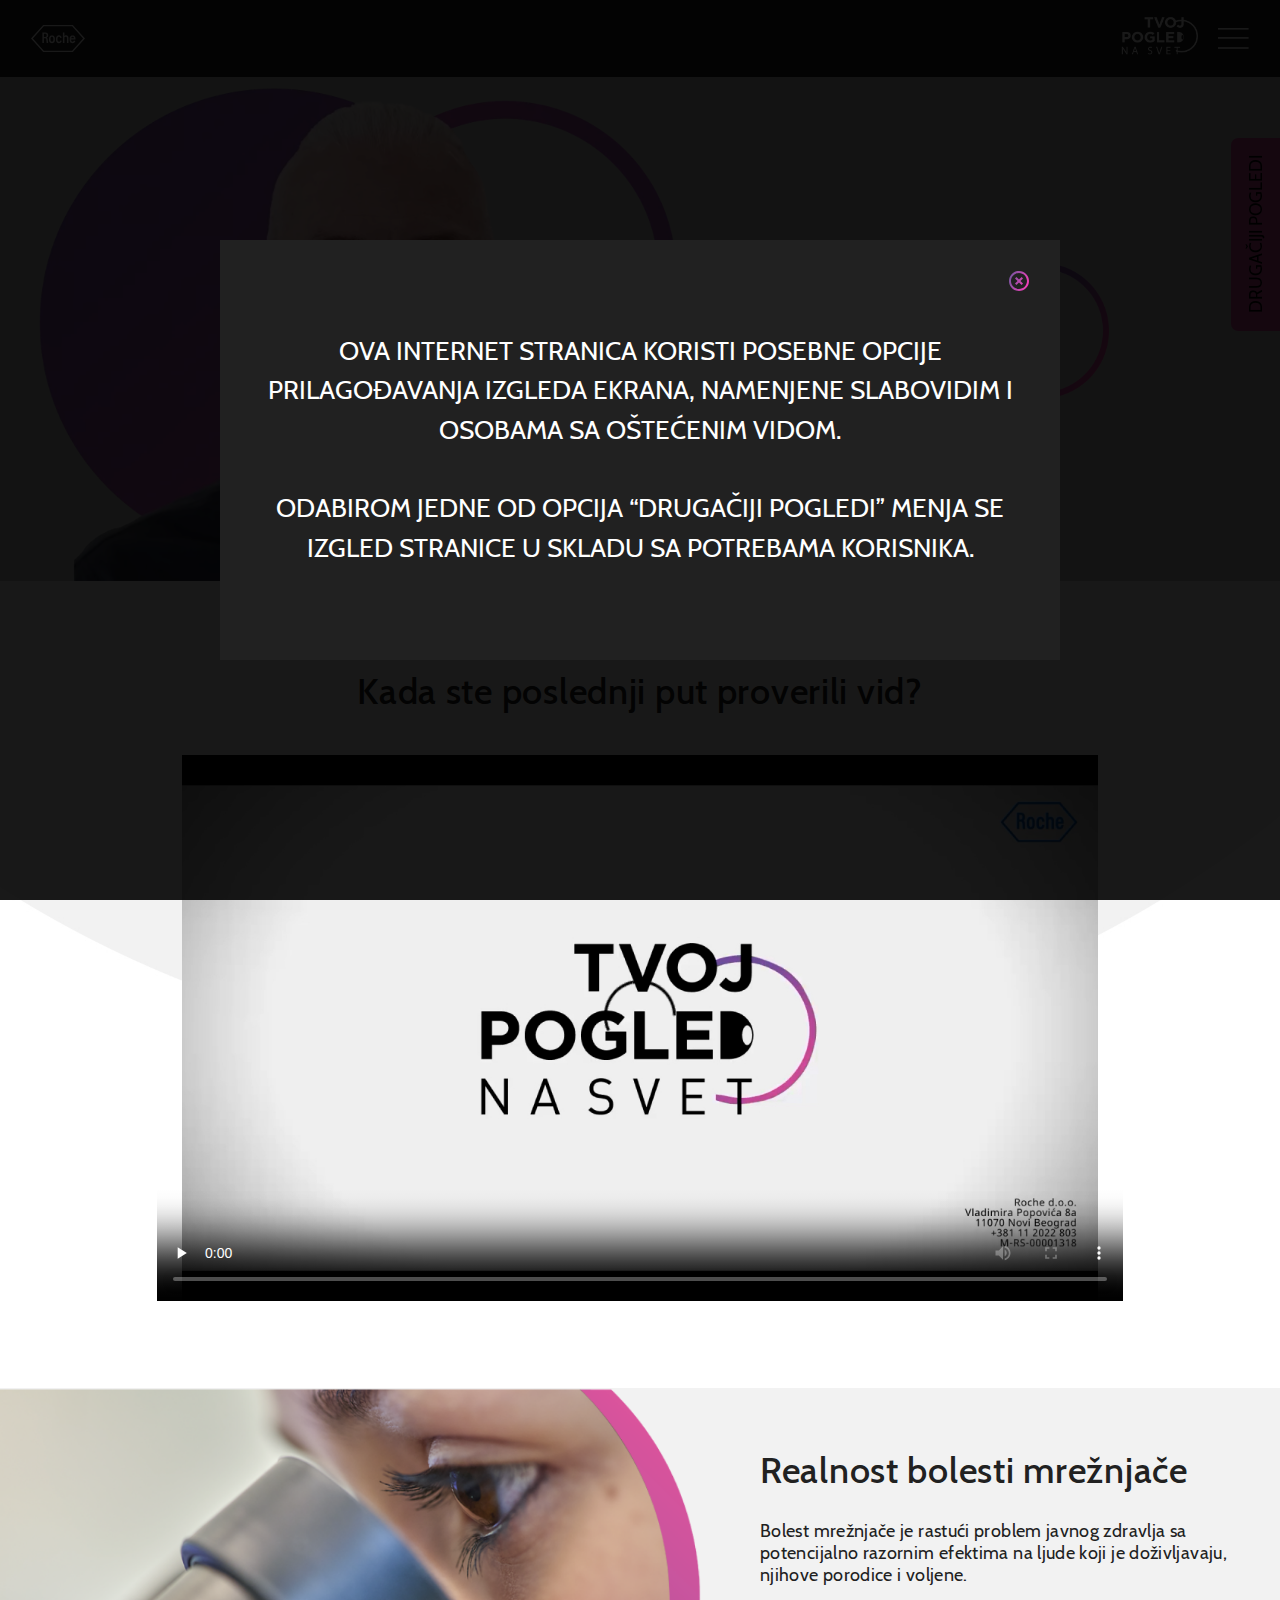
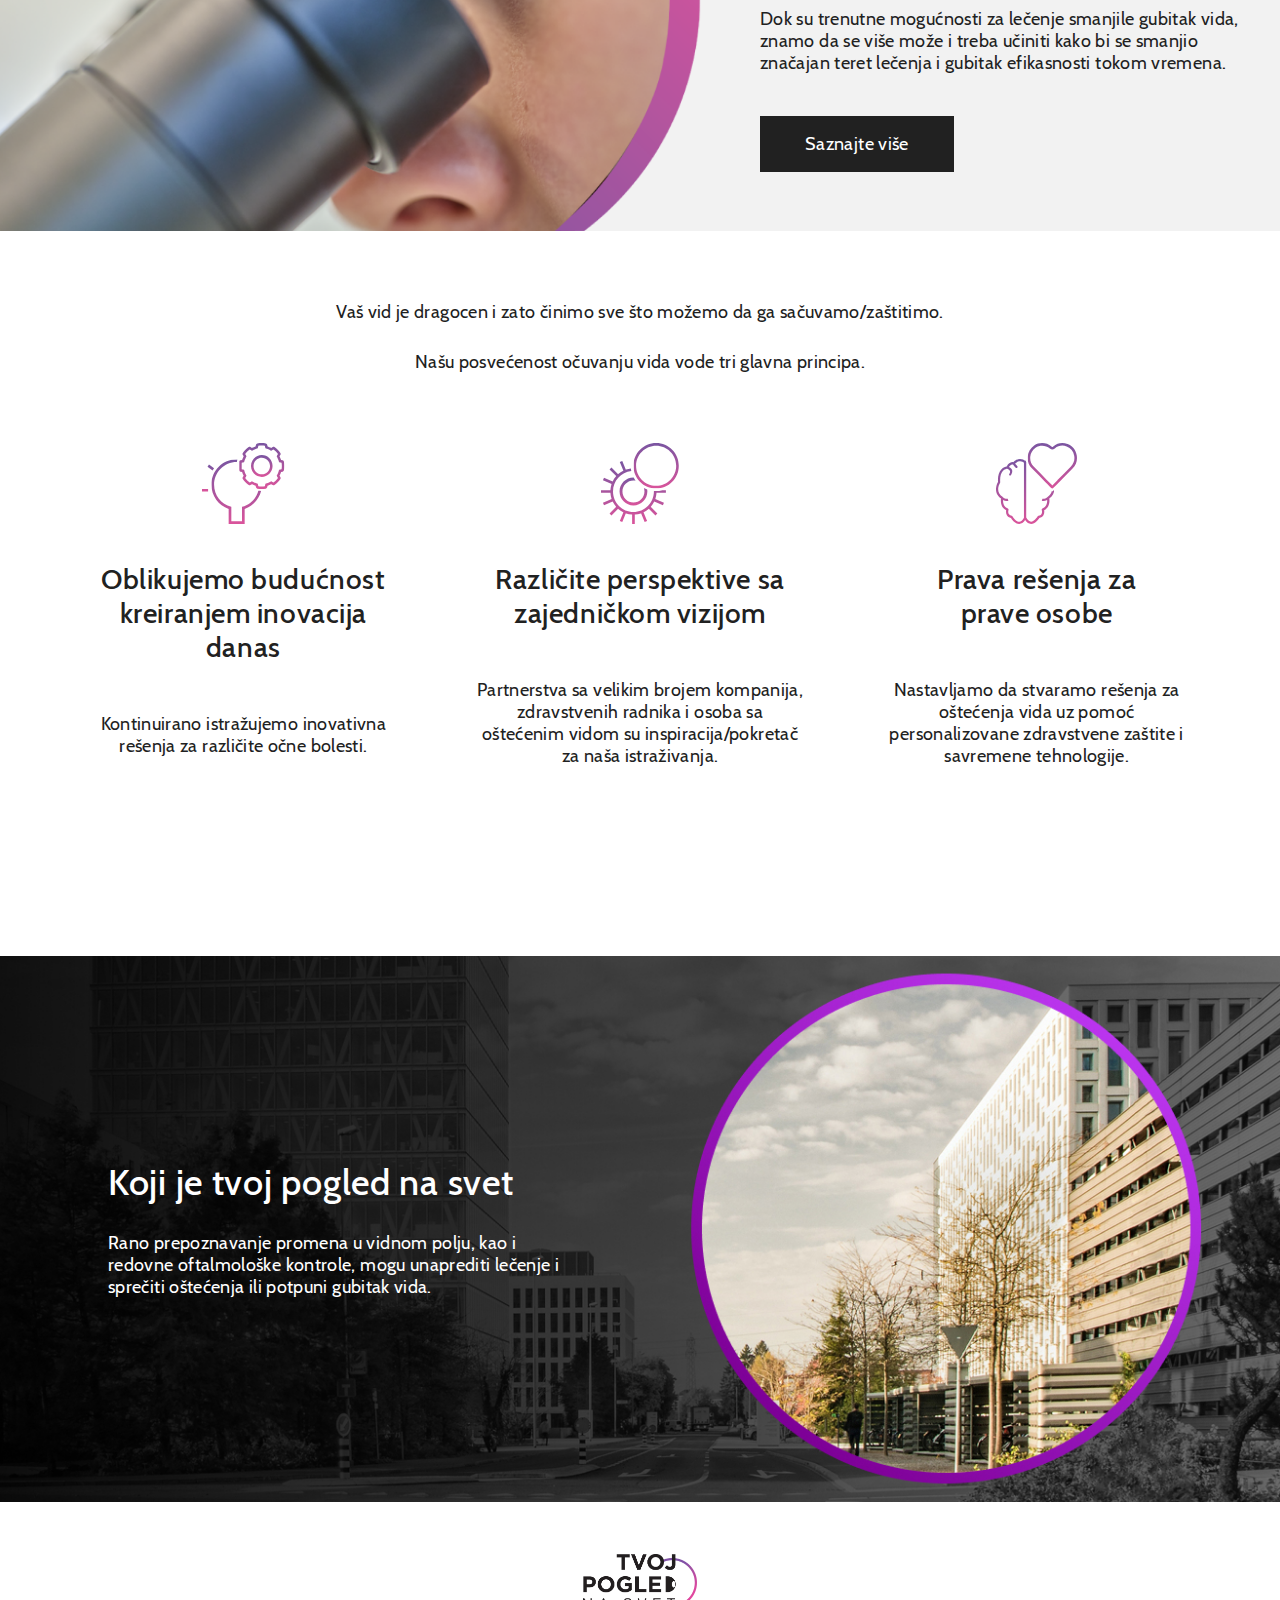
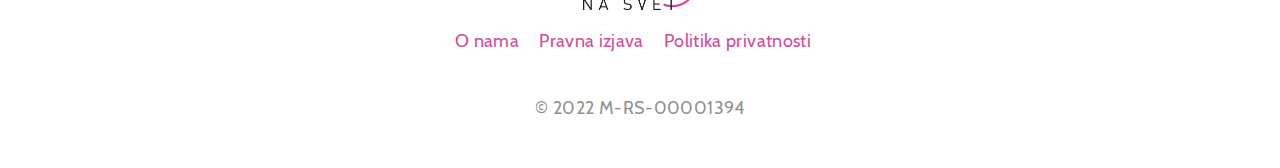
<file: index.html>
<!doctype html>
<html lang="en">
<head>
    <meta charset="UTF-8">
    <meta name="viewport"
          content="width=device-width, user-scalable=no, initial-scale=1.0, maximum-scale=1.0, minimum-scale=1.0">
    <meta http-equiv="X-UA-Compatible" content="ie=edge">
    <title>Realnost bolesti mrežnjače</title>
    <meta name="description" content="Bolest mrežnjače je rastući problem javnog zdravlja sa potencijalno razornim efektima na ljude koji je doživljavaju, njihove porodice i voljene.">
    <meta property="og:image" content="https://tvojpogled.rs/assets/images/meta/home.png">
    <!--  Links  -->
    <link rel="stylesheet" href="style/presets.css">
    <link rel="stylesheet" href="style/main.css">
    <link rel="stylesheet" href="style/index.css">
    <!-- Global site tag (gtag.js) - Google Analytics -->
    <script async src="https://www.googletagmanager.com/gtag/js?id=G-KRXPC7CC37"></script>
    <script>
        window.dataLayer = window.dataLayer || [];
        function gtag(){dataLayer.push(arguments);}
        gtag('js', new Date());
        gtag('config', 'G-KRXPC7CC37');
    </script>
</head>
<body>
<nav>
    <div>
        <div>
            <img class="button" src="assets/images/svgs/hamburger.svg" alt="" onclick="document.querySelector('body').classList.toggle('nav-active')">
            <a href="/"><img src="assets/images/logo-dark.png" alt=""></a>
        </div>
        <a href="/"><img src="assets/images/svgs/logo.svg" alt="" style="padding-block: .25rem; box-sizing: border-box"></a>
    </div>
</nav>
<div class="menu">
    <a href="/senilna-degeneracija-makule">Senilna degeneracija makule</a>
    <a href="/dijabeticka-oboljenja-oka">Dijabetička oboljenja oka</a>
    <a href="/okluzija-retinalne-vene">Okluzija retinalne vene</a>
    <div>
        <a href="/">
            <img style="height: 4rem" class="light" src="assets/images/logo-dark.png" alt="">
        </a>
        <div class="flex">
            <a href="https://www.rochesrbija.rs/sr/o_nama.html">O nama</a>
<!--            <a href="/#contact">Kontakt</a>-->
            <a href="https://www.rochesrbija.rs/sr/content/footer_items/legal.htm">Pravna izjava</a>
            <a href="https://www.rochesrbija.rs/sr/content/footer_items/Politika-privatnosti.html">Politika privatnosti</a>
<!--            <a href="">Podešavanja kolačića</a>-->
        </div>
    </div>
</div>
    <div class="accessibility" onclick="toggleAccessibility(true)">DRUGAČIJI POGLEDI</div>
    <div class="accessibility-block hide">
        <p onclick="toggleAccessibility(false)">✕</p>
        <div class="option">
            <div onclick="decrementContrast()" class="minus"></div>
            <img src="assets/images/svgs/accessibility/contrast.svg" alt="">
            <div onclick="incrementContrast()" class="plus"></div>
        </div>
        <div class="option">
            <div onclick="decrementSize()" class="minus"></div>
            <img src="assets/images/svgs/accessibility/text.svg" alt="">
            <div onclick="incrementSize()" class="plus"></div>
        </div>
        <div class="option">
            <div onclick="decrementSpacing()" class="minus"></div>
            <img src="assets/images/svgs/accessibility/spacing.svg" alt="">
            <div onclick="incrementSpacing()" class="plus"></div>
        </div>
        <div class="option with-toggle">
            <img src="assets/images/svgs/accessibility/link.svg" alt="">
            <label for="link-toggle" class="toggle">
                <input name="link-toggle" id="link-toggle" hidden type="checkbox" onchange="linkOutlineChange()">
                <span></span>
            </label>
        </div>
    </div>
    <div class="overlay">
        <div class="popup">
            <div class="close button" onclick="document.body.classList.remove('active-popup')">
                <svg width="20" height="20" viewBox="0 0 20 20" fill="none" xmlns="http://www.w3.org/2000/svg">
                    <path d="M12.59 6L10 8.59L7.41 6L6 7.41L8.59 10L6 12.59L7.41 14L10 11.41L12.59 14L14 12.59L11.41 10L14 7.41L12.59 6ZM10 0C4.47 0 0 4.47 0 10C0 15.53 4.47 20 10 20C15.53 20 20 15.53 20 10C20 4.47 15.53 0 10 0ZM10 18C5.59 18 2 14.41 2 10C2 5.59 5.59 2 10 2C14.41 2 18 5.59 18 10C18 14.41 14.41 18 10 18Z" fill="url(#paint0_linear_2_251)"/>
                    <defs>
                        <linearGradient id="paint0_linear_2_251" x1="2.563e-07" y1="6" x2="20" y2="14" gradientUnits="userSpaceOnUse">
                            <stop stop-color="#7955A1"/>
                            <stop offset="1" stop-color="#F93DBB"/>
                        </linearGradient>
                    </defs>
                </svg>
            </div>
        <span>
            OVA INTERNET STRANICA KORISTI POSEBNE OPCIJE PRILAGOĐAVANJA IZGLEDA EKRANA, NAMENJENE SLABOVIDIM I OSOBAMA SA OŠTEĆENIM VIDOM. <br><br>ODABIROM JEDNE OD OPCIJA “DRUGAČIJI POGLEDI” MENJA SE IZGLED STRANICE U SKLADU SA POTREBAMA KORISNIKA.
        </span>
        </div>
    </div>
    <main>
        <header class="landing">
            <img class="image" src="assets/images/home/header.webp" alt="">
            <img class="logo" src="assets/images/logo.png" alt="">
        </header>
        <article class="future">
            <img src="assets/images/home/future-bg.jpg" alt="">
            <h2 style="margin-bottom: 3rem">Kada ste poslednji put proverili vid?</h2>
            <video src="/assets/videos/tvojpogled.mp4" poster="assets/images/home/thumbnail.jpg" controls preload="none"></video>
        </article>
        <article class="understanding">
            <img loading="lazy" src="assets/images/home/understanding.png" alt="">
<!--            <img loading="lazy" class="dark" src="assets/images/understanding-dark.jpg" alt="">-->
            <div class="">
                <h2>Realnost bolesti mrežnjače</h2>
                <p>Bolest mrežnjače je rastući problem javnog zdravlja sa potencijalno razornim efektima na ljude koji je doživljavaju, njihove porodice i voljene.<br><br>Dok su trenutne mogućnosti za lečenje smanjile gubitak vida, znamo da se više može i treba učiniti kako bi se smanjio značajan teret lečenja i gubitak efikasnosti tokom vremena.</p>
                <button onclick="document.body.classList.toggle('nav-active')">Saznajte više</button>
            </div>
        </article>
        <section class="columns">
            <p style="margin-bottom: 2rem">Vaš vid je dragocen i zato činimo sve što možemo da ga sačuvamo/zaštitimo.</p>
            <p>Našu posvećenost očuvanju vida vode tri glavna principa.</p>
            <div>
                <article>
                    <img src="assets/images/home/column/1.svg" alt="">
                    <h3>Oblikujemo budućnost kreiranjem inovacija danas</h3>
                    <p>Kontinuirano istražujemo inovativna rešenja za različite očne bolesti.</p>
<!--                    <a href="">Saznaj više</a>-->
                </article>
                <article>
                    <img src="assets/images/home/column/2.svg" alt="">
                    <h3>Različite perspektive sa zajedničkom vizijom</h3>
                    <p>Partnerstva sa velikim brojem kompanija, zdravstvenih radnika i osoba sa oštećenim vidom su inspiracija/pokretač za naša istraživanja.</p>
<!--                    <a href="">Saznaj više</a>-->
                </article>
                <article>
                    <img src="assets/images/home/column/3.svg" alt="">
                    <h3>Prava rešenja za <br>prave osobe</h3>
                    <p>Nastavljamo da stvaramo rešenja za oštećenja vida uz pomoć personalizovane zdravstvene zaštite i savremene tehnologije. </p>
<!--                    <a href="">Saznaj više</a>-->
                </article>
            </div>
<!--            <h2>Lorem Ipsum is simply dummy text of the printing</h2>-->
        </section>
        <section class="window">
            <img loading="lazy" class="desktop" src="assets/images/home/window.webp" alt="">
            <img loading="lazy" class="mobile" src="assets/images/home/window-mobile.webp" alt="">
            <div>
                <h2>Koji je tvoj pogled na svet</h2>
                <p>
                    Rano prepoznavanje promena u vidnom polju, kao i redovne oftalmološke kontrole, mogu unaprediti lečenje i sprečiti oštećenja ili potpuni gubitak vida.
                </p>
            </div>
        </section>
<!--        <section class="register" id="contact">-->
<!--            <h2>Kontakt</h2>-->
<!--            <div class="form">-->
<!--                <input type="text" id="contact-name" placeholder="Ime*">-->
<!--                <input type="text" id="contact-surname" placeholder="Prezime*">-->
<!--                <input type="text" id="contact-email" placeholder="E-mail*">-->
<!--                <textarea id="contact-message" placeholder="Vaša poruka*"></textarea>-->
<!--&lt;!&ndash;                <div class="checks">&ndash;&gt;-->
<!--&lt;!&ndash;                    <label for="privacy">&ndash;&gt;-->
<!--&lt;!&ndash;                        <input name="privacy" id="privacy" type="checkbox" hidden>&ndash;&gt;-->
<!--&lt;!&ndash;                        <span class="checkbox"></span>&ndash;&gt;-->
<!--&lt;!&ndash;                        I have read the privacy policy&ndash;&gt;-->
<!--&lt;!&ndash;                    </label>&ndash;&gt;-->
<!--&lt;!&ndash;                    <label for="newsletter">&ndash;&gt;-->
<!--&lt;!&ndash;                        <input name="newsletter" id="newsletter" type="checkbox" hidden>&ndash;&gt;-->
<!--&lt;!&ndash;                        <span class="checkbox"></span>&ndash;&gt;-->
<!--&lt;!&ndash;                        I would like to receive emails from Roche&ndash;&gt;-->
<!--&lt;!&ndash;                    </label>&ndash;&gt;-->
<!--&lt;!&ndash;                </div>&ndash;&gt;-->
<!--                <button onclick="submitForm()">Poslati <img style="height: 1em; margin-left: 1em;" src="/assets/images/svgs/arrow.svg" alt=""></button>-->
<!--            </div>-->
<!--        </section>-->
        <footer>
            <div>
                <div>
                    <a href="/">
                        <img style="height: 4rem" class="light" src="assets/images/logo-dark.png" alt="">
                        <img style="height: 4rem" class="dark" src="assets/images/logo.png" alt="">
                    </a>
                </div>
                <div>
                    <div>
                        <div class="">

                            <a href="https://www.rochesrbija.rs/sr/o_nama.html">O nama</a>
<!--                            <a href="/#contact">Kontakt</a>-->
                            <a href="https://www.rochesrbija.rs/sr/content/footer_items/legal.htm">Pravna izjava</a>
                            <a href="https://www.rochesrbija.rs/sr/content/footer_items/Politika-privatnosti.html">Politika privatnosti</a>
<!--                            <a href="">Podešavanja kolačića</a>-->
                        </div>
                        <p>© 2022 M-RS-00001394</p>
                    </div>
                </div>
            </div>
        </footer>
    </main>
    <script >const canInitPopup = true;</script>
    <script>
        if(location.hash === 'contact') document.getElementById('contact').scrollIntoView({
            behavior: 'smooth',
            block: 'center',
        })
    </script>
    <script src="js/accessibility.js" defer></script>
    <script src="js/contact.js" defer></script>
</body>
</html>
</file>
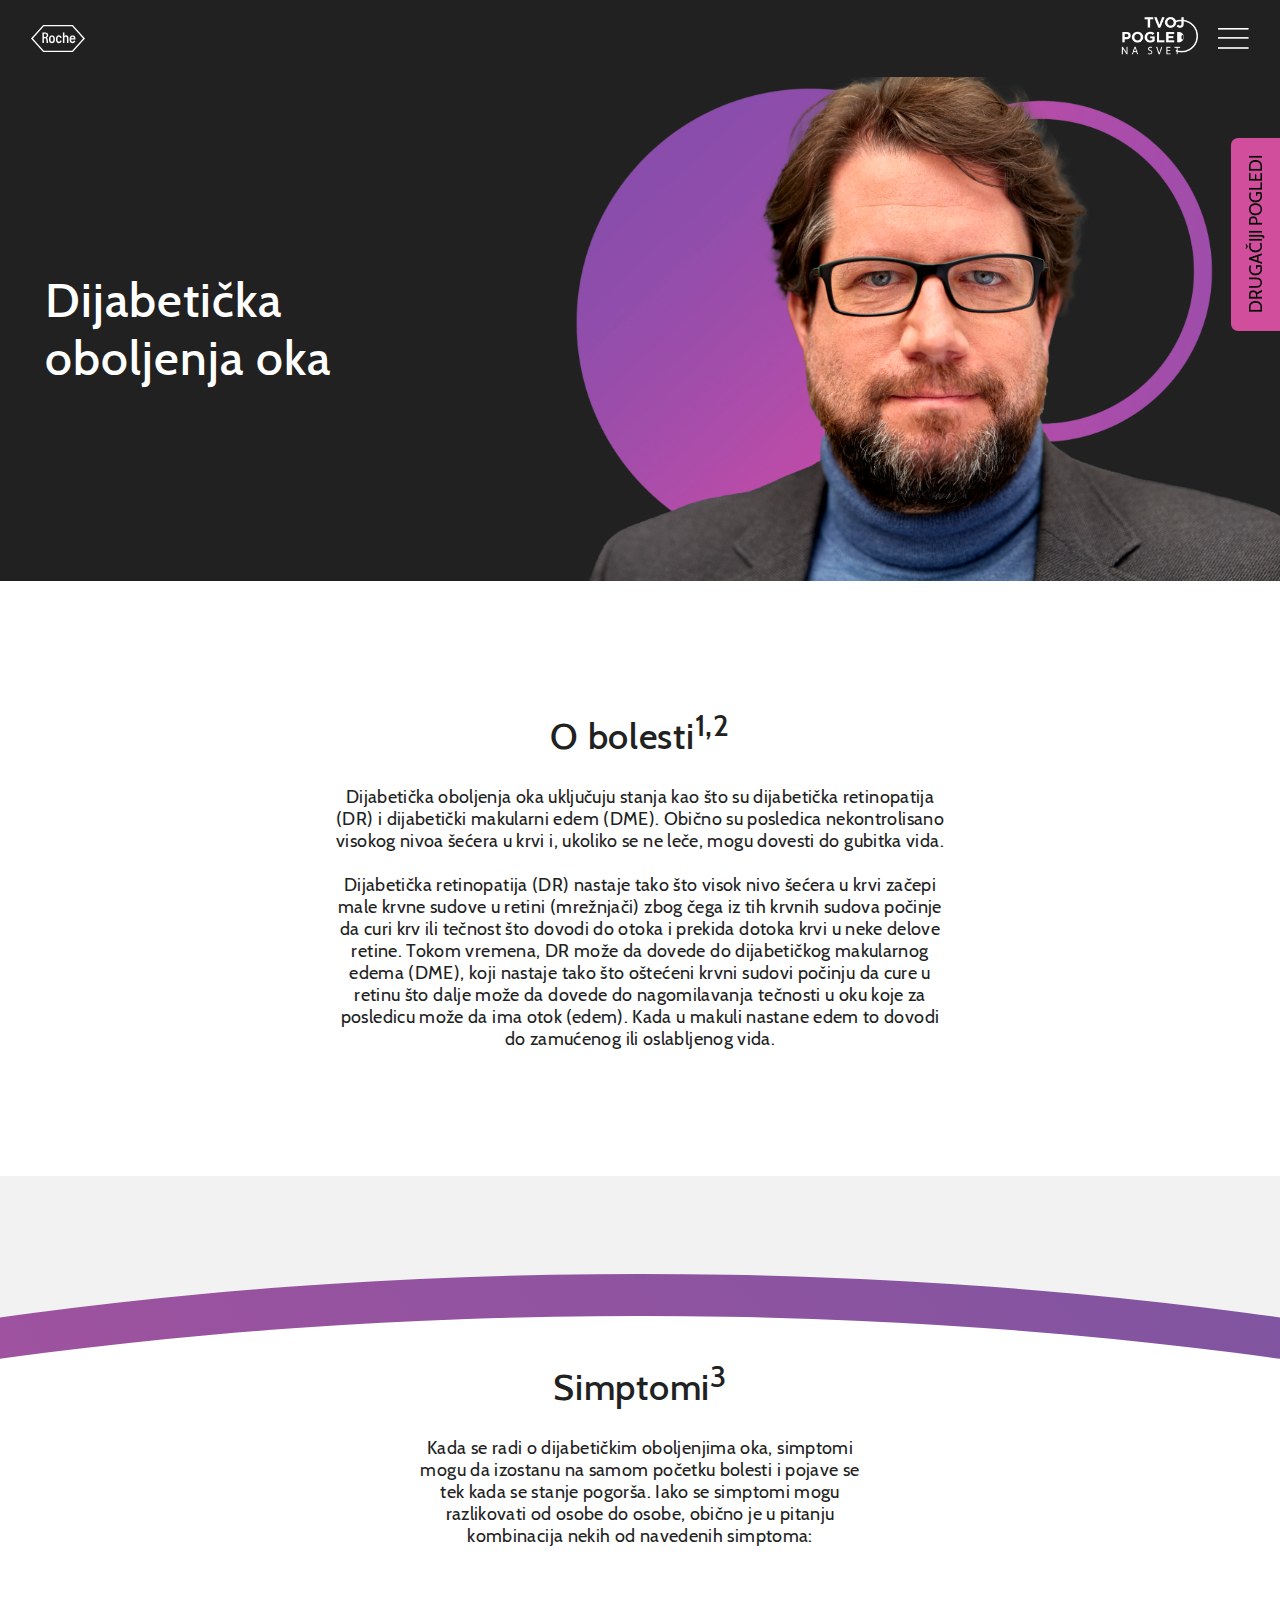
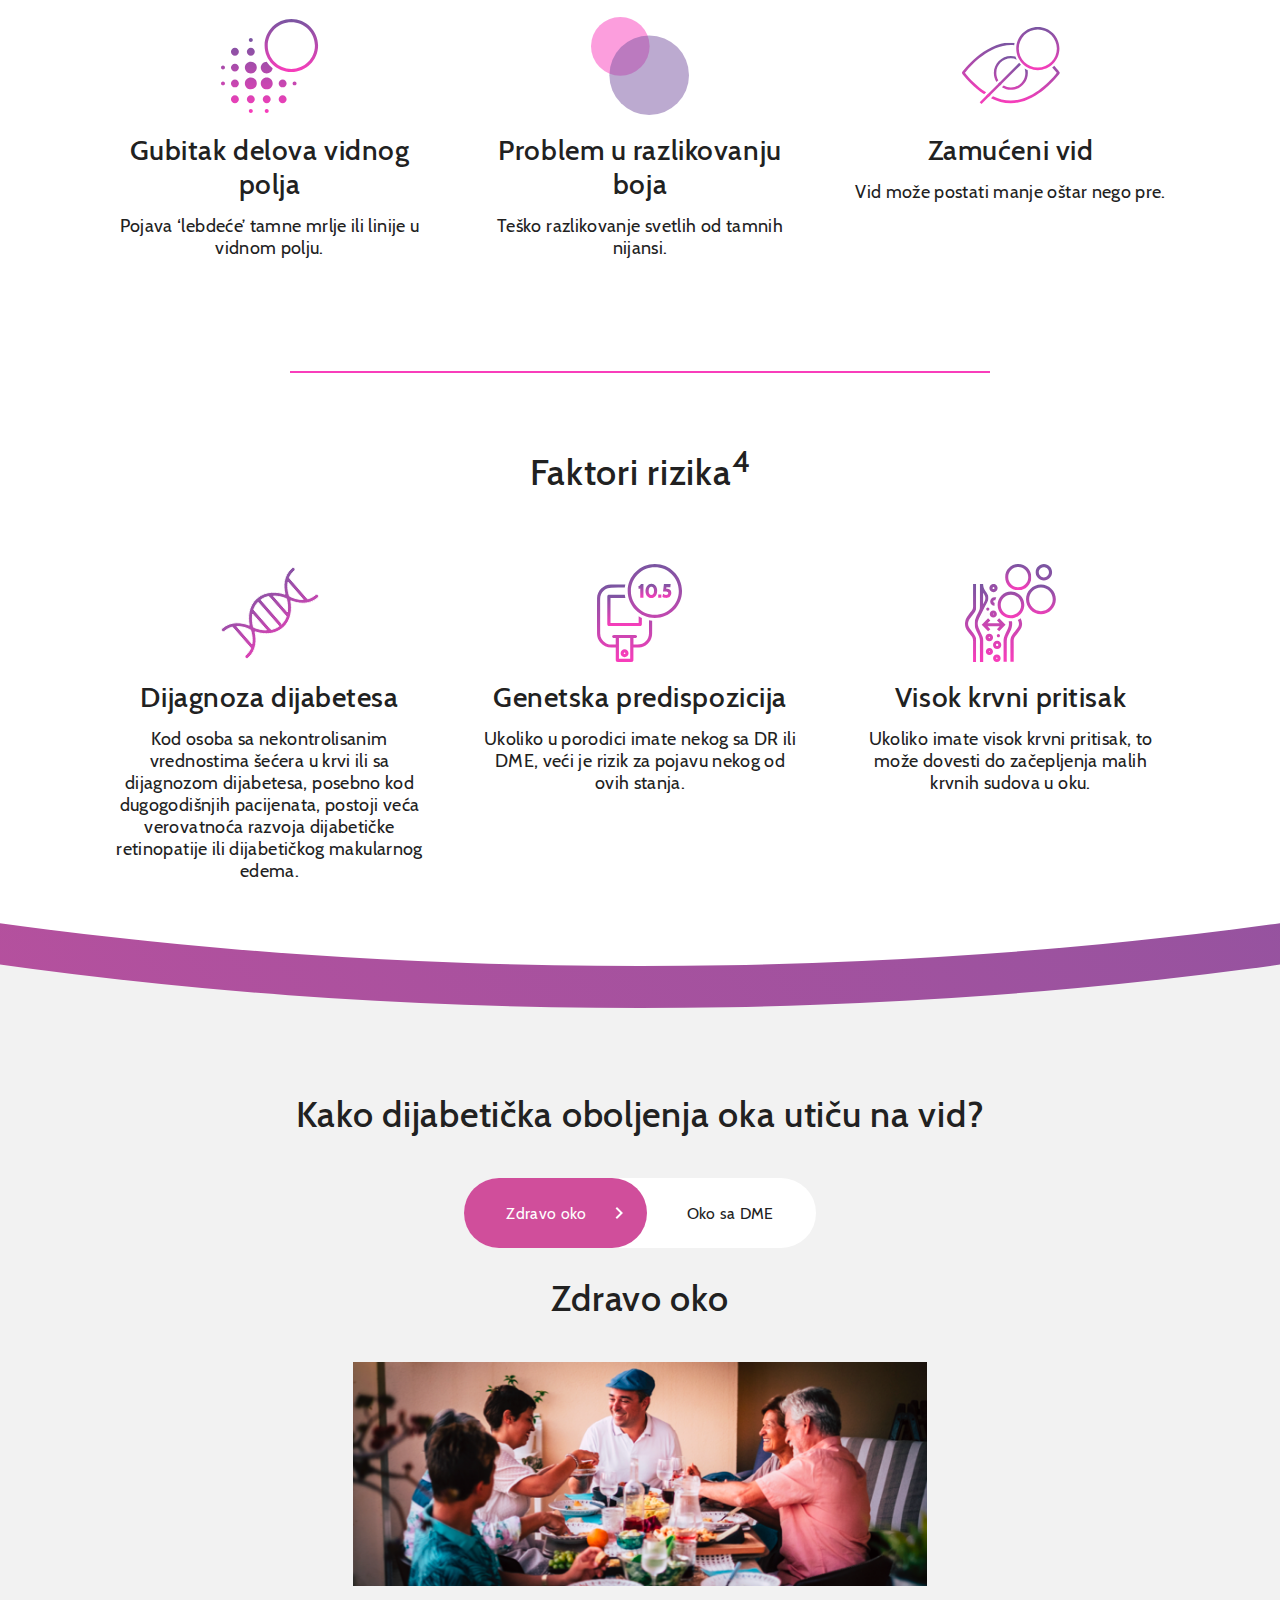
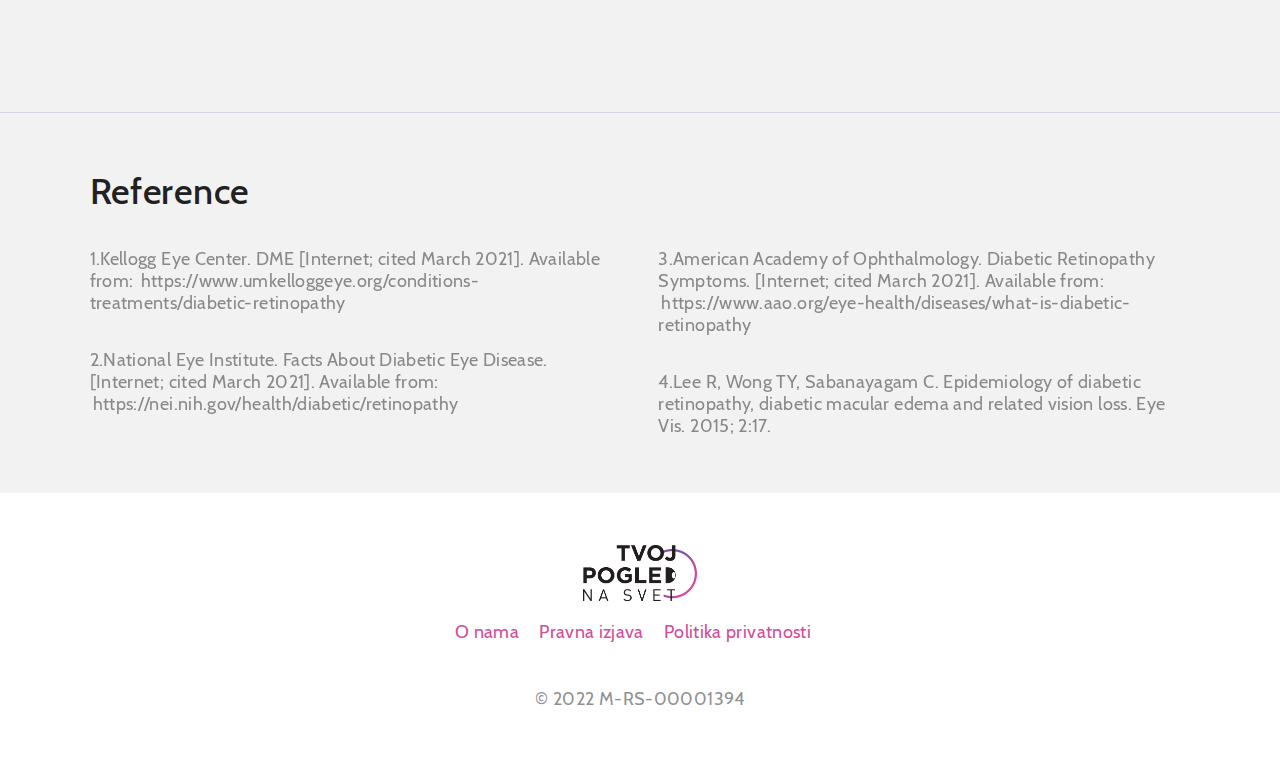
<file: dijabetesno-oboljenje-ociju.html>
<!doctype html>
<html lang="en">
<head>
    <meta charset="UTF-8">
    <meta name="viewport"
          content="width=device-width, user-scalable=no, initial-scale=1.0, maximum-scale=1.0, minimum-scale=1.0">
    <meta http-equiv="X-UA-Compatible" content="ie=edge">
    <title>Dijabetesno oboljenje očiju</title>
    <meta name="description" content="Dijabetesno oboljenje očiju uključuje stanja kao što su dijabetesna retinopatija (DR) i dijabetesni makularni edem (DME).">
    <meta property="og:image" content="https://tvojpogled.rs/assets/images/meta/dijabetesno-oboljenje-ociju.png">

    <!--  Links  -->
    <link rel="stylesheet" href="style/presets.css">
    <link rel="stylesheet" href="style/main.css">
    <link rel="stylesheet" href="style/diseases.css">
    <!-- Global site tag (gtag.js) - Google Analytics -->
    <script async src="https://www.googletagmanager.com/gtag/js?id=G-KRXPC7CC37"></script>
    <script>
        window.dataLayer = window.dataLayer || [];
        function gtag(){dataLayer.push(arguments);}
        gtag('js', new Date());
        gtag('config', 'G-KRXPC7CC37');
    </script>
</head>
<body>
<nav>
    <div>
        <div>
            <img class="button" src="assets/images/svgs/hamburger.svg" alt="" onclick="document.querySelector('body').classList.toggle('nav-active')">
            <a href="/"><img src="assets/images/logo-dark.png" alt=""></a>
        </div>
        <a href="/"><img src="assets/images/svgs/logo.svg" alt="" style="padding-block: .25rem; box-sizing: border-box"></a>
    </div>
</nav>
<div class="menu">
    <a href="/senilna-degeneracija-makule">Senilna degeneracija makule</a>
    <a href="/dijabetesno-oboljenje-ociju">Dijabetička oboljenja oka</a>
    <a href="/okluzija-retinalne-vene">Okluzija retinalne vene</a>
    <div>
        <a href="/">
            <img style="height: 4rem" class="light" src="assets/images/logo-dark.png" alt="">
        </a>
        <div class="flex">
            <a href="https://www.rochesrbija.rs/sr/o_nama.html">O nama</a>
<!--            <a href="/#contact">Kontakt</a>-->
            <a href="https://www.rochesrbija.rs/sr/content/footer_items/legal.htm">Pravna izjava</a>
            <a href="https://www.rochesrbija.rs/sr/content/footer_items/Politika-privatnosti.html">Politika privatnosti</a>
<!--            <a href="">Podešavanja kolačića</a>-->
        </div>
    </div>
</div>
<div class="accessibility" onclick="toggleAccessibility(true)">DRUGAČIJI POGLEDI</div>
<div class="accessibility-block hide">
    <p onclick="toggleAccessibility(false)">✕</p>
    <div class="option">
        <div onclick="decrementContrast()" class="minus"></div>
        <img src="assets/images/svgs/accessibility/contrast.svg" alt="">
        <div onclick="incrementContrast()" class="plus"></div>
    </div>
    <div class="option">
        <div onclick="decrementSize()" class="minus"></div>
        <img src="assets/images/svgs/accessibility/text.svg" alt="">
        <div onclick="incrementSize()" class="plus"></div>
    </div>
    <div class="option">
        <div onclick="decrementSpacing()" class="minus"></div>
        <img src="assets/images/svgs/accessibility/spacing.svg" alt="">
        <div onclick="incrementSpacing()" class="plus"></div>
    </div>
    <div class="option with-toggle">
        <img src="assets/images/svgs/accessibility/link.svg" alt="">
        <label for="link-toggle" class="toggle">
            <input name="link-toggle" id="link-toggle" hidden type="checkbox" onchange="linkOutlineChange()">
            <span></span>
        </label>
    </div>
</div>
<main>
    <header class="landing">
        <h1>Dijabetička oboljenja oka</h1>
        <img class="image" src="assets/images/dr/landing.png" loading="lazy" alt="">
    </header>
    <article class="about">
        <h2>O bolesti<sup>1,2</sup></h2>
        <p>
            Dijabetička oboljenja oka uključuju stanja kao što su dijabetička retinopatija (DR) i dijabetički makularni edem (DME). Obično su posledica nekontrolisano visokog nivoa šećera u krvi i, ukoliko se ne leče, mogu dovesti do gubitka vida.
            <br><br>
            Dijabetička retinopatija (DR) nastaje tako što visok nivo šećera u krvi začepi male krvne sudove u retini (mrežnjači) zbog čega iz tih krvnih sudova počinje da curi krv ili tečnost što dovodi do otoka i prekida dotoka krvi u neke delove retine. Tokom vremena, DR može da dovede do dijabetičkog makularnog edema (DME), koji nastaje tako što oštećeni krvni sudovi počinju da cure u retinu što dalje može da dovede do nagomilavanja tečnosti u oku koje za posledicu može da ima otok (edem). Kada u makuli nastane edem to dovodi do zamućenog ili oslabljenog vida.
        </p>
    </article>
    <div class="spacer" style="padding-top: 10rem">
        <article class="info with-ellipse">
            <div class="ellipse"></div>
            <div class="border"></div>
            <div class="content">
                <h2>Simptomi<sup>3</sup></h2>
                <p>Kada se radi o dijabetičkim oboljenjima oka, simptomi mogu da izostanu na samom početku bolesti i pojave se tek kada se stanje pogorša. Iako se simptomi mogu razlikovati od osobe do osobe, obično je u pitanju kombinacija nekih od navedenih simptoma:</p>
                <div class="flex">
                    <div>
                        <img src="assets/images/dr/symptoms/1.svg" loading="lazy" alt="">
                        <h3>Gubitak delova vidnog polja </h3>
                        <p>Pojava ‘lebdeće’ tamne mrlje ili linije u vidnom polju.</p>
                    </div>
                    <div>
                        <img src="assets/images/dr/symptoms/2.svg" loading="lazy" alt="">
                        <h3>Problem u razlikovanju boja </h3>
                        <p>Teško razlikovanje svetlih od tamnih nijansi.</p>
                    </div>
                    <div>
                        <img src="assets/images/dr/symptoms/3.svg" loading="lazy" alt="">
                        <h3>Zamućeni vid</h3>
                        <p>Vid može postati manje oštar nego pre.</p>
                    </div>
                </div>
                <div class="divider"></div>
                <h2 style="margin-bottom: 5rem">Faktori rizika<sup>4</sup></h2>
                <div class="flex">
                    <div>
                        <img src="assets/images/dr/risk-factors/1.svg" loading="lazy" alt="">
                        <h3>Dijagnoza dijabetesa</h3>
                        <p>
                            Kod osoba sa nekontrolisanim vrednostima šećera u krvi ili sa dijagnozom dijabetesa, posebno kod dugogodišnjih pacijenata, postoji veća verovatnoća razvoja dijabetičke retinopatije ili dijabetičkog makularnog edema.
                        </p>
                    </div>
                    <div>
                        <img src="assets/images/dr/risk-factors/2.svg" loading="lazy" alt="">
                        <h3>Genetska predispozicija</h3>
                        <p>Ukoliko u porodici imate nekog sa DR ili DME, veći je rizik za pojavu nekog od ovih stanja.</p>
                    </div>
                    <div>
                        <img src="assets/images/dr/risk-factors/3.svg" loading="lazy" alt="">
                        <h3>Visok krvni pritisak </h3>
                        <p>Ukoliko imate visok krvni pritisak, to može dovesti do začepljenja malih krvnih sudova u oku.</p>
                    </div>
                </div>
            </div>
        </article>
    </div>
    <div class="affect">
        <h2>Kako dijabetička oboljenja oka utiču na vid?</h2>
        <div class="image-toggle flex">
            <div class="flex" onclick="this.parentNode.parentNode.classList.remove('active')">
                <p>Zdravo oko</p>
                <svg width="8" height="12" viewBox="0 0 8 12" fill="none" xmlns="http://www.w3.org/2000/svg">
                    <path d="M0.589844 10.59L5.16984 6L0.589844 1.41L1.99984 0L7.99984 6L1.99984 12L0.589844 10.59Z" fill="white"/>
                </svg>
            </div>
            <div class="flex" onclick="this.parentNode.parentNode.classList.add('active')">
                <svg width="8" height="12" viewBox="0 0 8 12" style="transform: rotate(180deg)" fill="none" xmlns="http://www.w3.org/2000/svg">
                    <path d="M0.589844 10.59L5.16984 6L0.589844 1.41L1.99984 0L7.99984 6L1.99984 12L0.589844 10.59Z" fill="white"/>
                </svg>
                <p>Oko sa DME</p>
            </div>
        </div>
        <div class="titles">
            <h2 class="healthy">Zdravo oko</h2>
            <h2 class="unhealthy">Oko sa DME</h2>
        </div>
        <div class="images">
            <img src="assets/images/dr/healthy-view.png" loading="lazy" class="healthy" alt="">
            <img src="assets/images/dr/unhealthy-view.png" loading="lazy" class="unhealthy" alt="">
        </div>
    </div>
    <div class="references" style="border-top: 1px solid rgba(121, 85, 161, 0.2)">
        <h2>Reference</h2>
        <div class="flex">
            <div>
                <p>1.Kellogg Eye Center. DME [Internet; cited March 2021]. Available from: <a href="https://www.umkelloggeye.org/conditions-treatments/diabetic-retinopathy">https://www.umkelloggeye.org/conditions-treatments/diabetic-retinopathy</a></p>
                <p>2.National Eye Institute. Facts About Diabetic Eye Disease. [Internet; cited March 2021]. Available from: <a href="https://nei.nih.gov/health/diabetic/retinopathy">https://nei.nih.gov/health/diabetic/retinopathy</a></p>
            </div>
            <div>
                <p>3.American Academy of Ophthalmology. Diabetic Retinopathy Symptoms. [Internet; cited March  2021]. Available from: <a href="https://www.aao.org/eye-health/diseases/what-is-diabetic-retinopathy">https://www.aao.org/eye-health/diseases/what-is-diabetic-retinopathy</a></p>
                <p>4.Lee R, Wong TY, Sabanayagam C. Epidemiology of diabetic retinopathy, diabetic macular edema and related vision loss. Eye Vis. 2015; 2:17.</p>
            </div>
        </div>
    </div>
    <footer>
        <div>
            <div>
                <a href="/">
                    <img style="height: 4rem" class="light" src="assets/images/logo-dark.png" alt="">
                    <img style="height: 4rem" class="dark" src="assets/images/logo.png" alt="">
                </a>
            </div>
            <div>
                <div>
                    <div class="">

                        <a href="https://www.rochesrbija.rs/sr/o_nama.html">O nama</a>
<!--                        <a href="/#contact">Kontakt</a>-->
                        <a href="https://www.rochesrbija.rs/sr/content/footer_items/legal.htm">Pravna izjava</a>
                        <a href="https://www.rochesrbija.rs/sr/content/footer_items/Politika-privatnosti.html">Politika privatnosti</a>
<!--                        <a href="">Podešavanja kolačića</a>-->
                    </div>
                    <p>© 2022 M-RS-00001394</p>
                </div>
            </div>
        </div>
    </footer>
</main>
<script src="js/accessibility.js" defer></script>
</body>
</html>
</file>
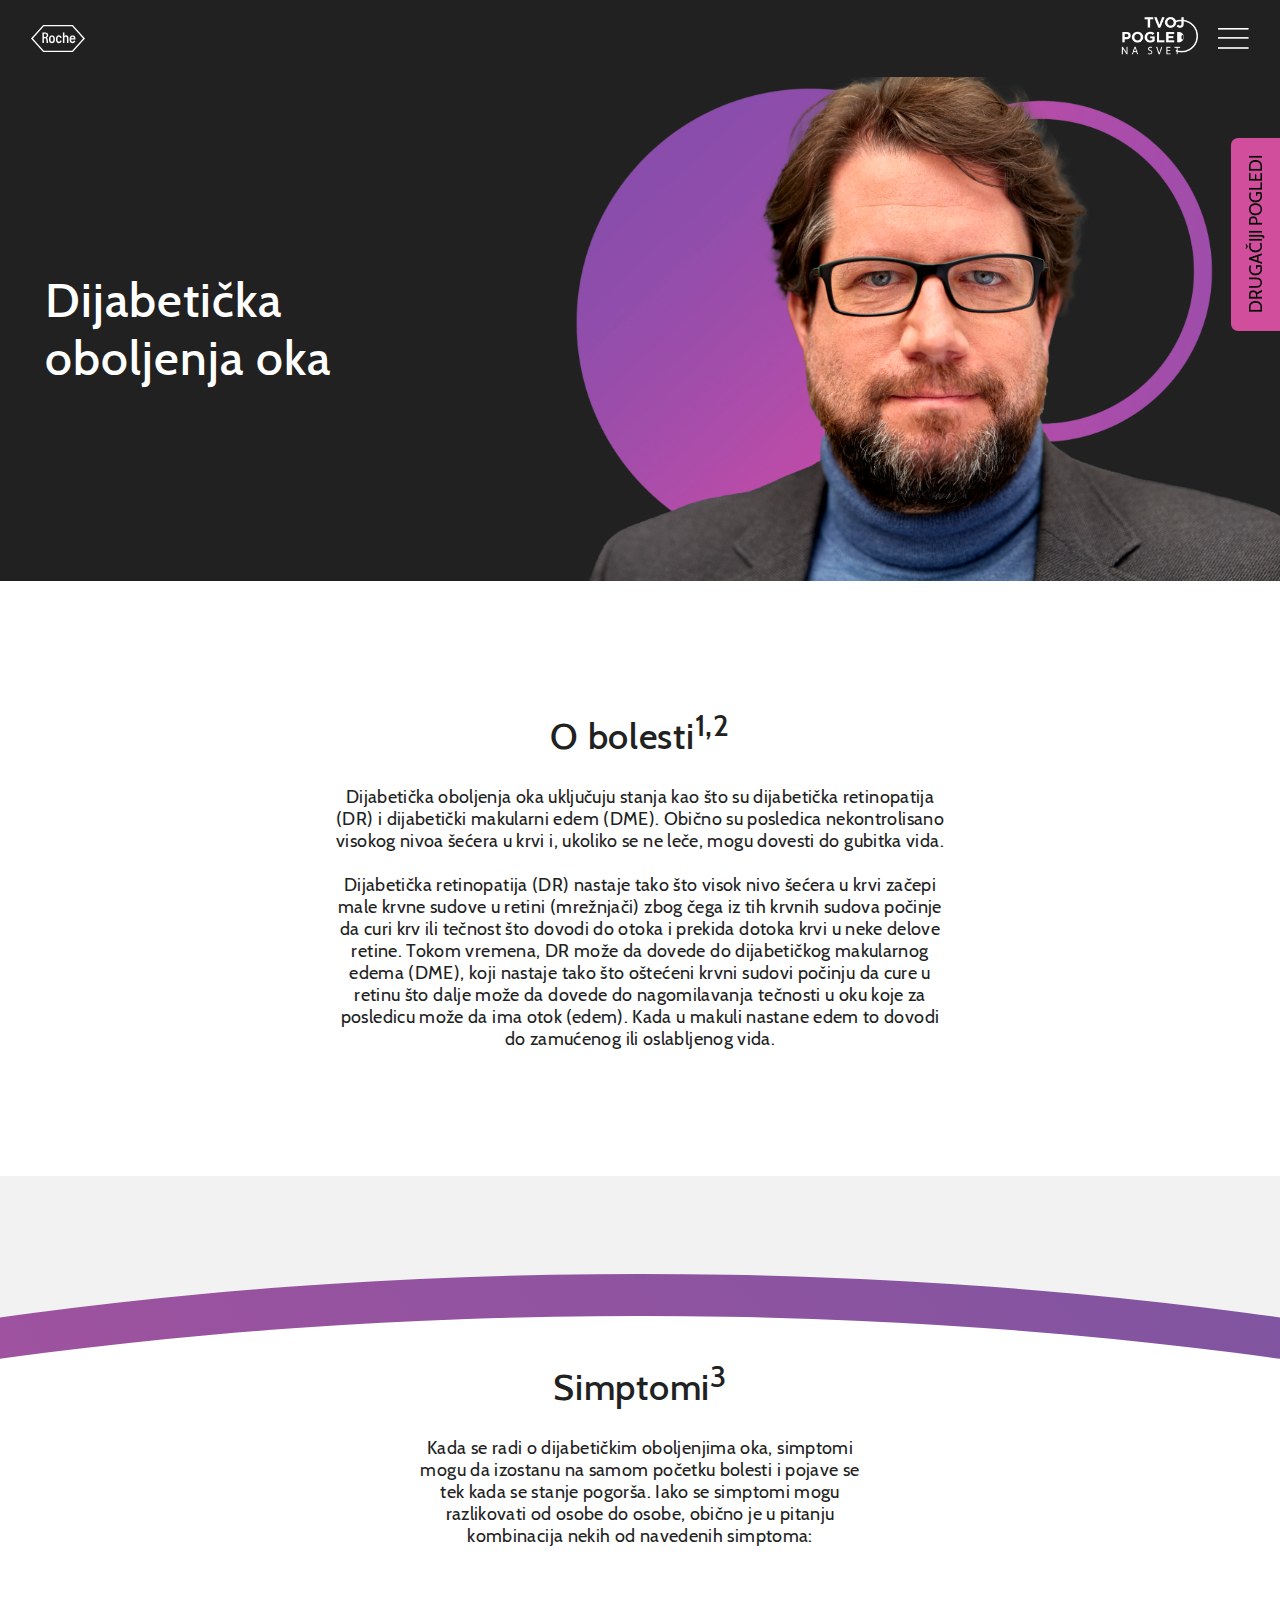
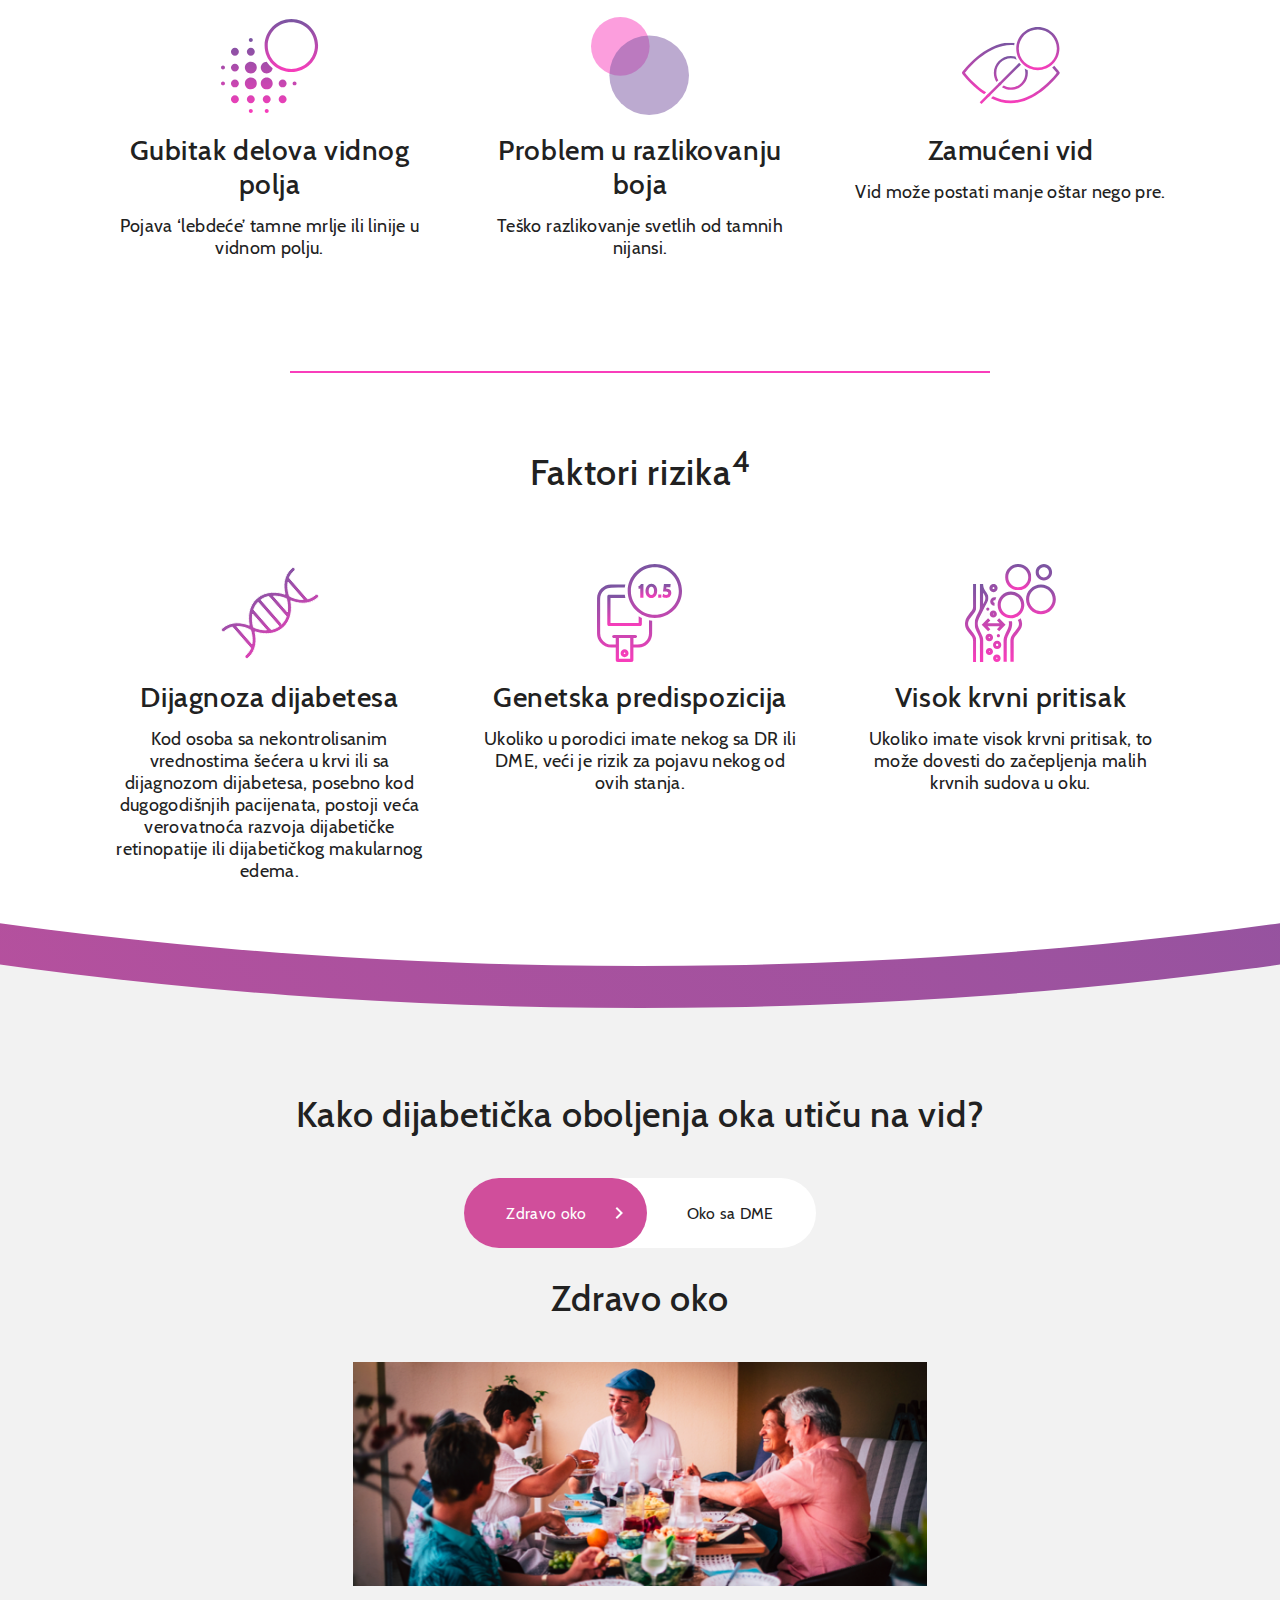
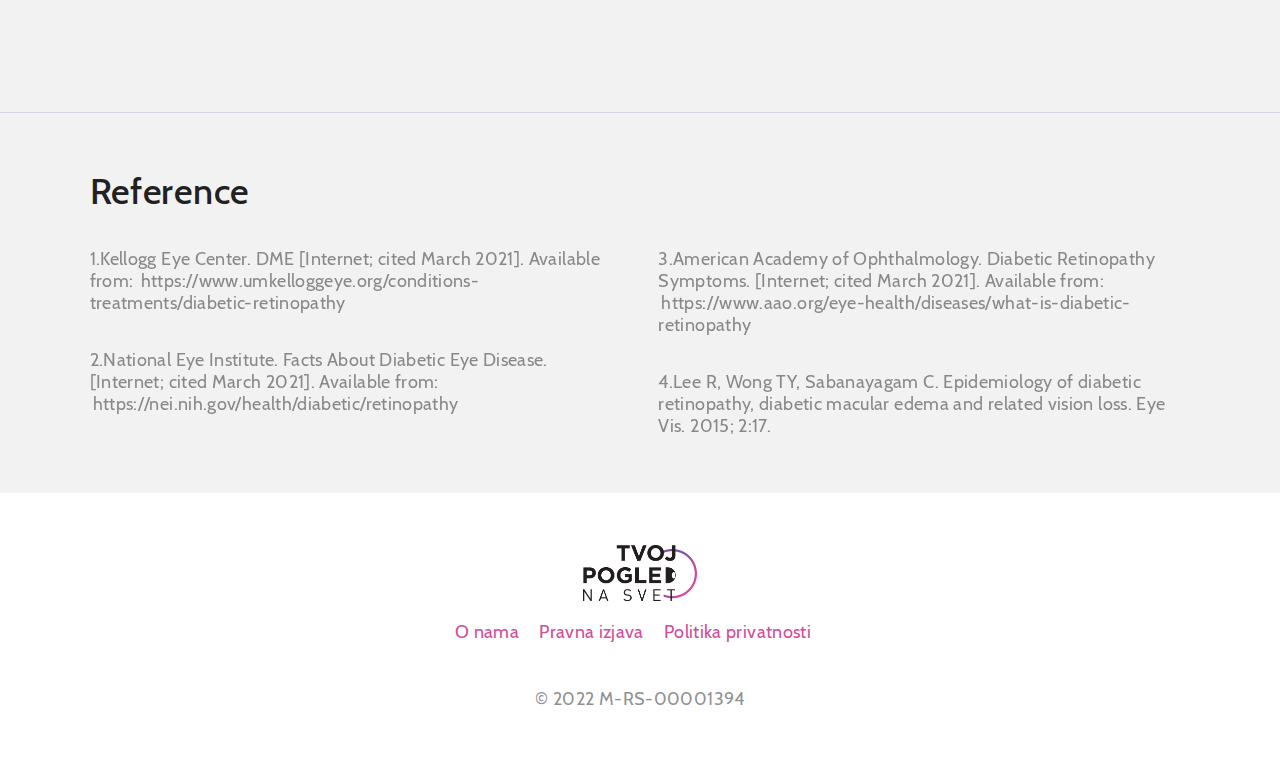
<file: dijabeticka-oboljenja-oka.html>
<!doctype html>
<html lang="en">
<head>
    <meta charset="UTF-8">
    <meta name="viewport"
          content="width=device-width, user-scalable=no, initial-scale=1.0, maximum-scale=1.0, minimum-scale=1.0">
    <meta http-equiv="X-UA-Compatible" content="ie=edge">
    <title>Dijabetička oboljenja oka</title>
    <meta name="description" content="Dijabetička oboljenja oka uključuju stanja kao što su dijabetička retinopatija (DR) i dijabetesni makularni edem (DME).">
    <meta property="og:image" content="https://tvojpogled.rs/assets/images/meta/dijabetesno-oboljenje-ociju.png">

    <!--  Links  -->
    <link rel="stylesheet" href="style/presets.css">
    <link rel="stylesheet" href="style/main.css">
    <link rel="stylesheet" href="style/diseases.css">
    <!-- Global site tag (gtag.js) - Google Analytics -->
    <script async src="https://www.googletagmanager.com/gtag/js?id=G-KRXPC7CC37"></script>
    <script>
        window.dataLayer = window.dataLayer || [];
        function gtag(){dataLayer.push(arguments);}
        gtag('js', new Date());
        gtag('config', 'G-KRXPC7CC37');
    </script>
</head>
<body>
<nav>
    <div>
        <div>
            <img class="button" src="assets/images/svgs/hamburger.svg" alt="" onclick="document.querySelector('body').classList.toggle('nav-active')">
            <a href="/"><img src="assets/images/logo-dark.png" alt=""></a>
        </div>
        <a href="/"><img src="assets/images/svgs/logo.svg" alt="" style="padding-block: .25rem; box-sizing: border-box"></a>
    </div>
</nav>
<div class="menu">
    <a href="/senilna-degeneracija-makule">Senilna degeneracija makule</a>
    <a href="/dijabeticka-oboljenja-oka">Dijabetička oboljenja oka</a>
    <a href="/okluzija-retinalne-vene">Okluzija retinalne vene</a>
    <div>
        <a href="/">
            <img style="height: 4rem" class="light" src="assets/images/logo-dark.png" alt="">
        </a>
        <div class="flex">
            <a href="https://www.rochesrbija.rs/sr/o_nama.html">O nama</a>
<!--            <a href="/#contact">Kontakt</a>-->
            <a href="https://www.rochesrbija.rs/sr/content/footer_items/legal.htm">Pravna izjava</a>
            <a href="https://www.rochesrbija.rs/sr/content/footer_items/Politika-privatnosti.html">Politika privatnosti</a>
<!--            <a href="">Podešavanja kolačića</a>-->
        </div>
    </div>
</div>
<div class="accessibility" onclick="toggleAccessibility(true)">DRUGAČIJI POGLEDI</div>
<div class="accessibility-block hide">
    <p onclick="toggleAccessibility(false)">✕</p>
    <div class="option">
        <div onclick="decrementContrast()" class="minus"></div>
        <img src="assets/images/svgs/accessibility/contrast.svg" alt="">
        <div onclick="incrementContrast()" class="plus"></div>
    </div>
    <div class="option">
        <div onclick="decrementSize()" class="minus"></div>
        <img src="assets/images/svgs/accessibility/text.svg" alt="">
        <div onclick="incrementSize()" class="plus"></div>
    </div>
    <div class="option">
        <div onclick="decrementSpacing()" class="minus"></div>
        <img src="assets/images/svgs/accessibility/spacing.svg" alt="">
        <div onclick="incrementSpacing()" class="plus"></div>
    </div>
    <div class="option with-toggle">
        <img src="assets/images/svgs/accessibility/link.svg" alt="">
        <label for="link-toggle" class="toggle">
            <input name="link-toggle" id="link-toggle" hidden type="checkbox" onchange="linkOutlineChange()">
            <span></span>
        </label>
    </div>
</div>
<main>
    <header class="landing">
        <h1>Dijabetička oboljenja oka</h1>
        <img class="image" src="assets/images/dr/landing.png" loading="lazy" alt="">
    </header>
    <article class="about">
        <h2>O bolesti<sup>1,2</sup></h2>
        <p>
            Dijabetička oboljenja oka uključuju stanja kao što su dijabetička retinopatija (DR) i dijabetički makularni edem (DME). Obično su posledica nekontrolisano visokog nivoa šećera u krvi i, ukoliko se ne leče, mogu dovesti do gubitka vida.
            <br><br>
            Dijabetička retinopatija (DR) nastaje tako što visok nivo šećera u krvi začepi male krvne sudove u retini (mrežnjači) zbog čega iz tih krvnih sudova počinje da curi krv ili tečnost što dovodi do otoka i prekida dotoka krvi u neke delove retine. Tokom vremena, DR može da dovede do dijabetičkog makularnog edema (DME), koji nastaje tako što oštećeni krvni sudovi počinju da cure u retinu što dalje može da dovede do nagomilavanja tečnosti u oku koje za posledicu može da ima otok (edem). Kada u makuli nastane edem to dovodi do zamućenog ili oslabljenog vida.
        </p>
    </article>
    <div class="spacer" style="padding-top: 10rem">
        <article class="info with-ellipse">
            <div class="ellipse"></div>
            <div class="border"></div>
            <div class="content">
                <h2>Simptomi<sup>3</sup></h2>
                <p>Kada se radi o dijabetičkim oboljenjima oka, simptomi mogu da izostanu na samom početku bolesti i pojave se tek kada se stanje pogorša. Iako se simptomi mogu razlikovati od osobe do osobe, obično je u pitanju kombinacija nekih od navedenih simptoma:</p>
                <div class="flex">
                    <div>
                        <img src="assets/images/dr/symptoms/1.svg" loading="lazy" alt="">
                        <h3>Gubitak delova vidnog polja </h3>
                        <p>Pojava ‘lebdeće’ tamne mrlje ili linije u vidnom polju.</p>
                    </div>
                    <div>
                        <img src="assets/images/dr/symptoms/2.svg" loading="lazy" alt="">
                        <h3>Problem u razlikovanju boja </h3>
                        <p>Teško razlikovanje svetlih od tamnih nijansi.</p>
                    </div>
                    <div>
                        <img src="assets/images/dr/symptoms/3.svg" loading="lazy" alt="">
                        <h3>Zamućeni vid</h3>
                        <p>Vid može postati manje oštar nego pre.</p>
                    </div>
                </div>
                <div class="divider"></div>
                <h2 style="margin-bottom: 5rem">Faktori rizika<sup>4</sup></h2>
                <div class="flex">
                    <div>
                        <img src="assets/images/dr/risk-factors/1.svg" loading="lazy" alt="">
                        <h3>Dijagnoza dijabetesa</h3>
                        <p>
                            Kod osoba sa nekontrolisanim vrednostima šećera u krvi ili sa dijagnozom dijabetesa, posebno kod dugogodišnjih pacijenata, postoji veća verovatnoća razvoja dijabetičke retinopatije ili dijabetičkog makularnog edema.
                        </p>
                    </div>
                    <div>
                        <img src="assets/images/dr/risk-factors/2.svg" loading="lazy" alt="">
                        <h3>Genetska predispozicija</h3>
                        <p>Ukoliko u porodici imate nekog sa DR ili DME, veći je rizik za pojavu nekog od ovih stanja.</p>
                    </div>
                    <div>
                        <img src="assets/images/dr/risk-factors/3.svg" loading="lazy" alt="">
                        <h3>Visok krvni pritisak </h3>
                        <p>Ukoliko imate visok krvni pritisak, to može dovesti do začepljenja malih krvnih sudova u oku.</p>
                    </div>
                </div>
            </div>
        </article>
    </div>
    <div class="affect">
        <h2>Kako dijabetička oboljenja oka utiču na vid?</h2>
        <div class="image-toggle flex">
            <div class="flex" onclick="this.parentNode.parentNode.classList.remove('active')">
                <p>Zdravo oko</p>
                <svg width="8" height="12" viewBox="0 0 8 12" fill="none" xmlns="http://www.w3.org/2000/svg">
                    <path d="M0.589844 10.59L5.16984 6L0.589844 1.41L1.99984 0L7.99984 6L1.99984 12L0.589844 10.59Z" fill="white"/>
                </svg>
            </div>
            <div class="flex" onclick="this.parentNode.parentNode.classList.add('active')">
                <svg width="8" height="12" viewBox="0 0 8 12" style="transform: rotate(180deg)" fill="none" xmlns="http://www.w3.org/2000/svg">
                    <path d="M0.589844 10.59L5.16984 6L0.589844 1.41L1.99984 0L7.99984 6L1.99984 12L0.589844 10.59Z" fill="white"/>
                </svg>
                <p>Oko sa DME</p>
            </div>
        </div>
        <div class="titles">
            <h2 class="healthy">Zdravo oko</h2>
            <h2 class="unhealthy">Oko sa DME</h2>
        </div>
        <div class="images">
            <img src="assets/images/dr/healthy-view.png" loading="lazy" class="healthy" alt="">
            <img src="assets/images/dr/unhealthy-view.png" loading="lazy" class="unhealthy" alt="">
        </div>
    </div>
    <div class="references" style="border-top: 1px solid rgba(121, 85, 161, 0.2)">
        <h2>Reference</h2>
        <div class="flex">
            <div>
                <p>1.Kellogg Eye Center. DME [Internet; cited March 2021]. Available from: <a href="https://www.umkelloggeye.org/conditions-treatments/diabetic-retinopathy">https://www.umkelloggeye.org/conditions-treatments/diabetic-retinopathy</a></p>
                <p>2.National Eye Institute. Facts About Diabetic Eye Disease. [Internet; cited March 2021]. Available from: <a href="https://nei.nih.gov/health/diabetic/retinopathy">https://nei.nih.gov/health/diabetic/retinopathy</a></p>
            </div>
            <div>
                <p>3.American Academy of Ophthalmology. Diabetic Retinopathy Symptoms. [Internet; cited March  2021]. Available from: <a href="https://www.aao.org/eye-health/diseases/what-is-diabetic-retinopathy">https://www.aao.org/eye-health/diseases/what-is-diabetic-retinopathy</a></p>
                <p>4.Lee R, Wong TY, Sabanayagam C. Epidemiology of diabetic retinopathy, diabetic macular edema and related vision loss. Eye Vis. 2015; 2:17.</p>
            </div>
        </div>
    </div>
    <footer>
        <div>
            <div>
                <a href="/">
                    <img style="height: 4rem" class="light" src="assets/images/logo-dark.png" alt="">
                    <img style="height: 4rem" class="dark" src="assets/images/logo.png" alt="">
                </a>
            </div>
            <div>
                <div>
                    <div class="">

                        <a href="https://www.rochesrbija.rs/sr/o_nama.html">O nama</a>
<!--                        <a href="/#contact">Kontakt</a>-->
                        <a href="https://www.rochesrbija.rs/sr/content/footer_items/legal.htm">Pravna izjava</a>
                        <a href="https://www.rochesrbija.rs/sr/content/footer_items/Politika-privatnosti.html">Politika privatnosti</a>
<!--                        <a href="">Podešavanja kolačića</a>-->
                    </div>
                    <p>© 2022 M-RS-00001394</p>
                </div>
            </div>
        </div>
    </footer>
</main>
<script src="js/accessibility.js" defer></script>
</body>
</html>
</file>
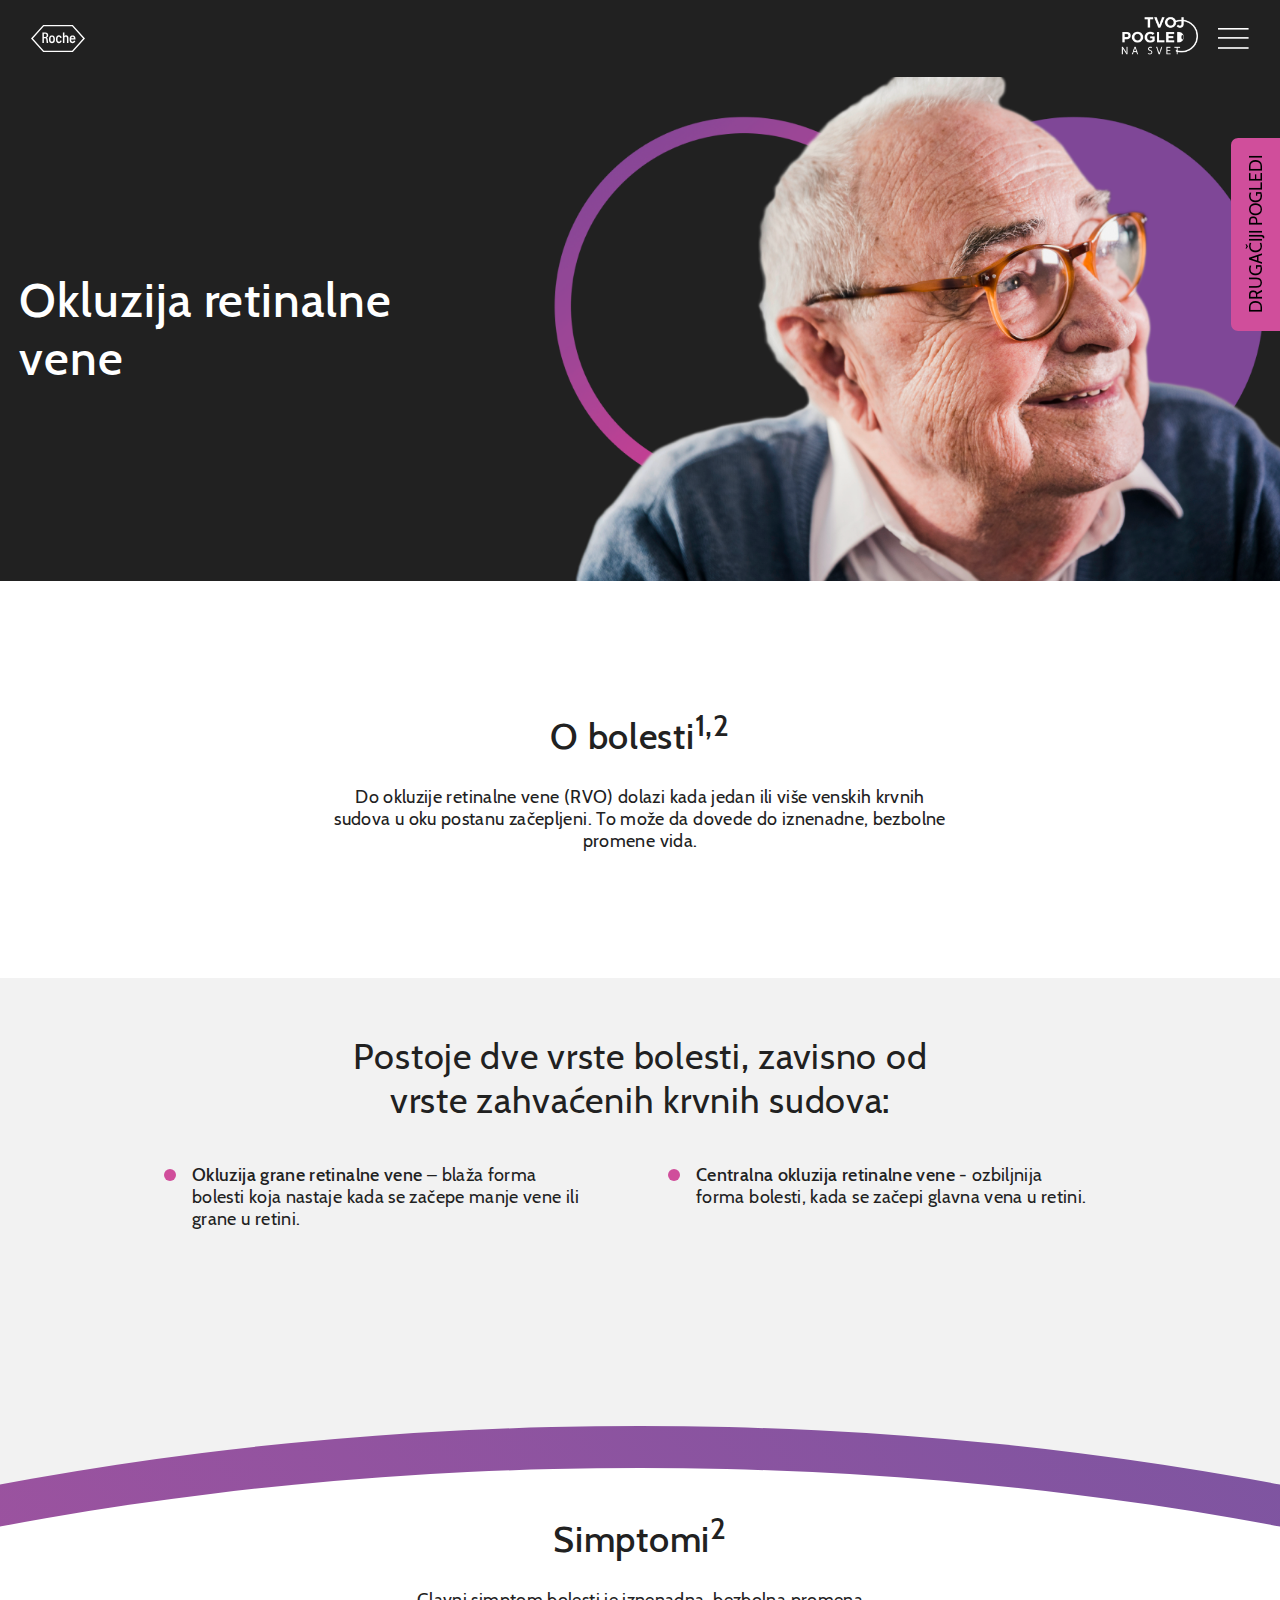
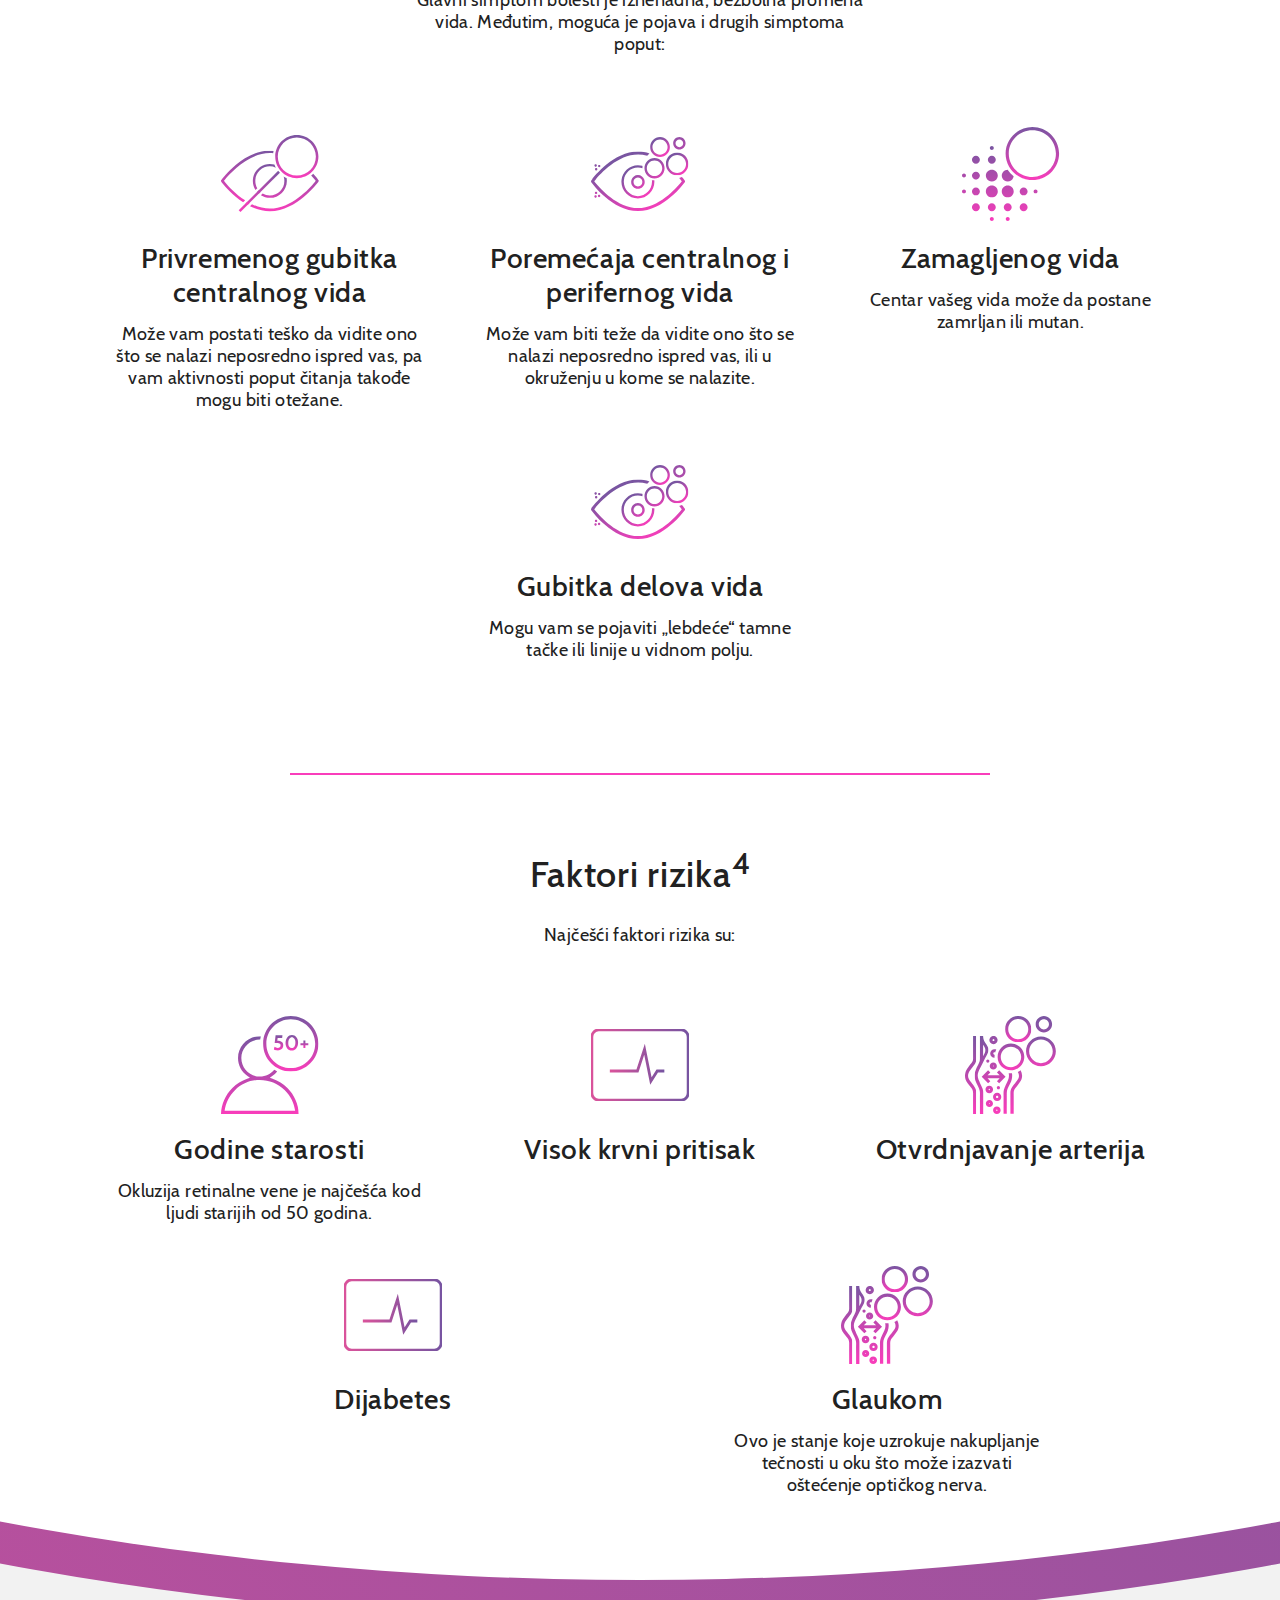
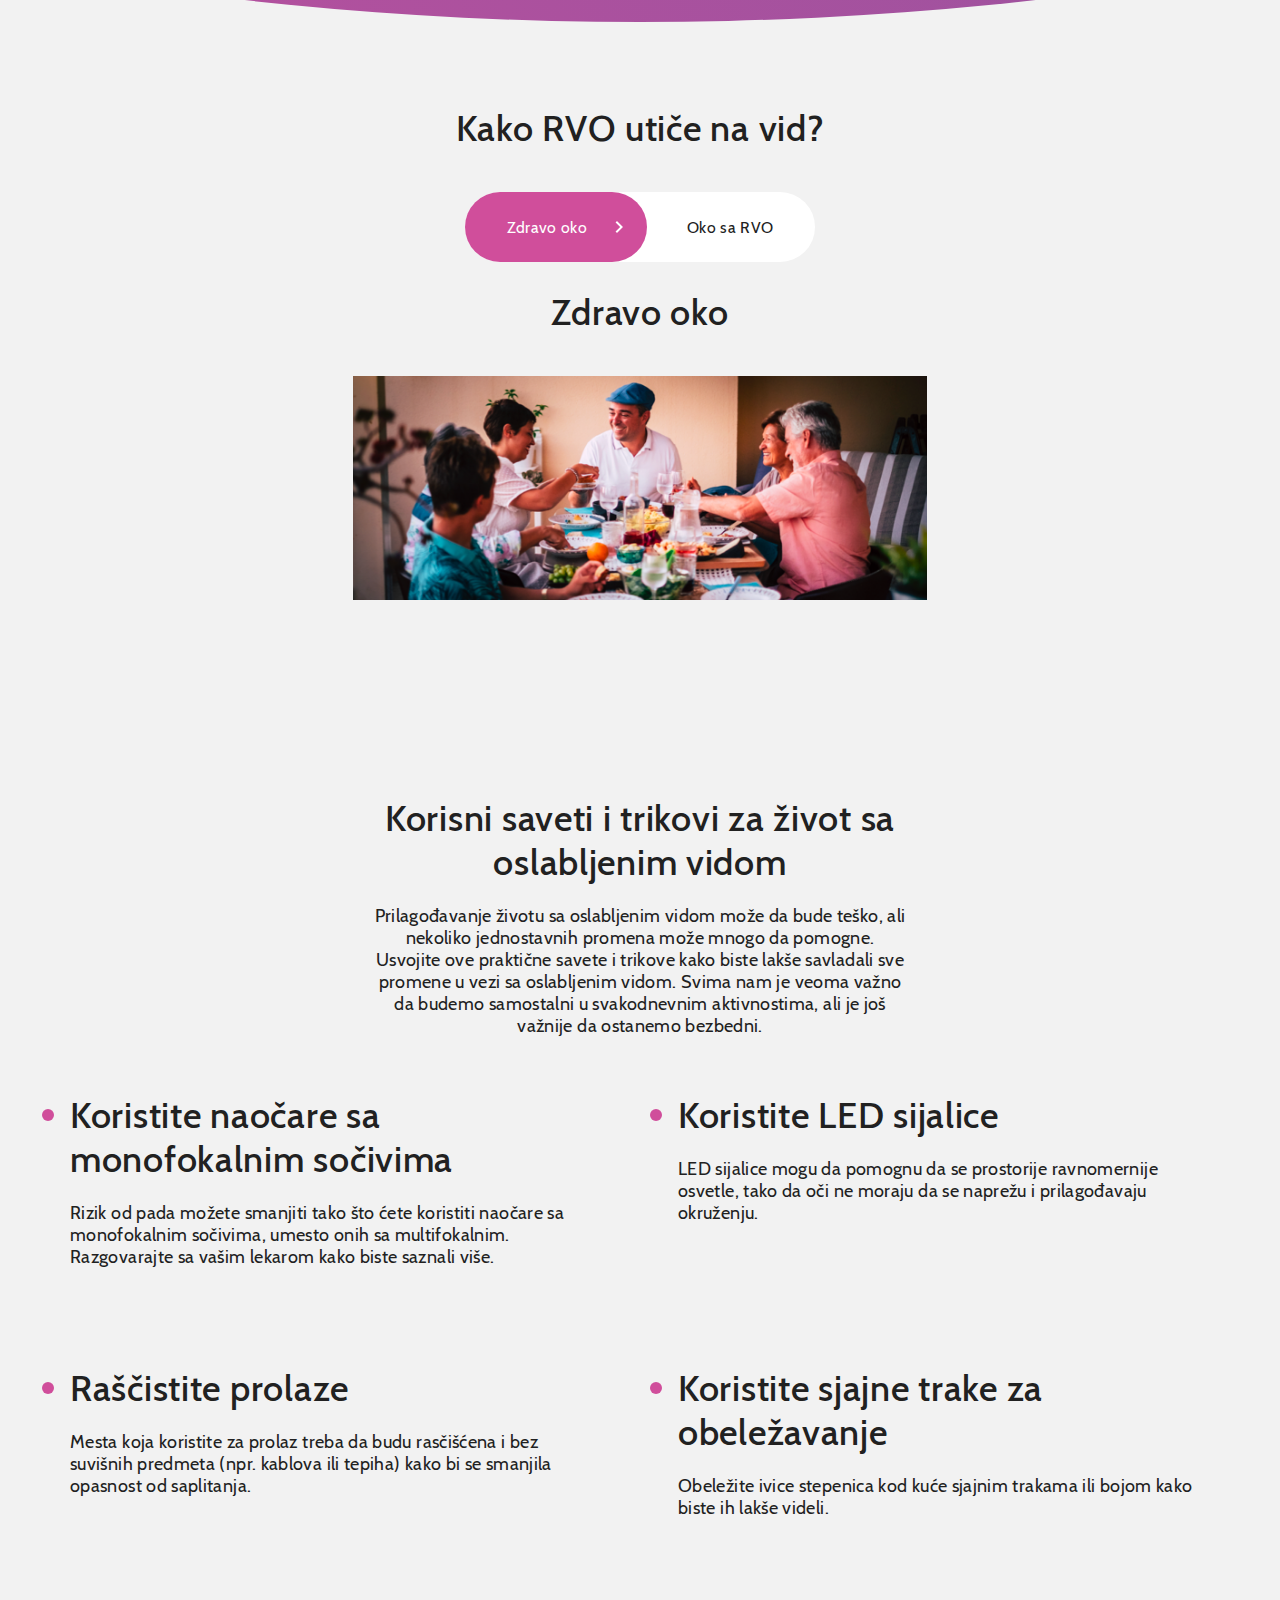
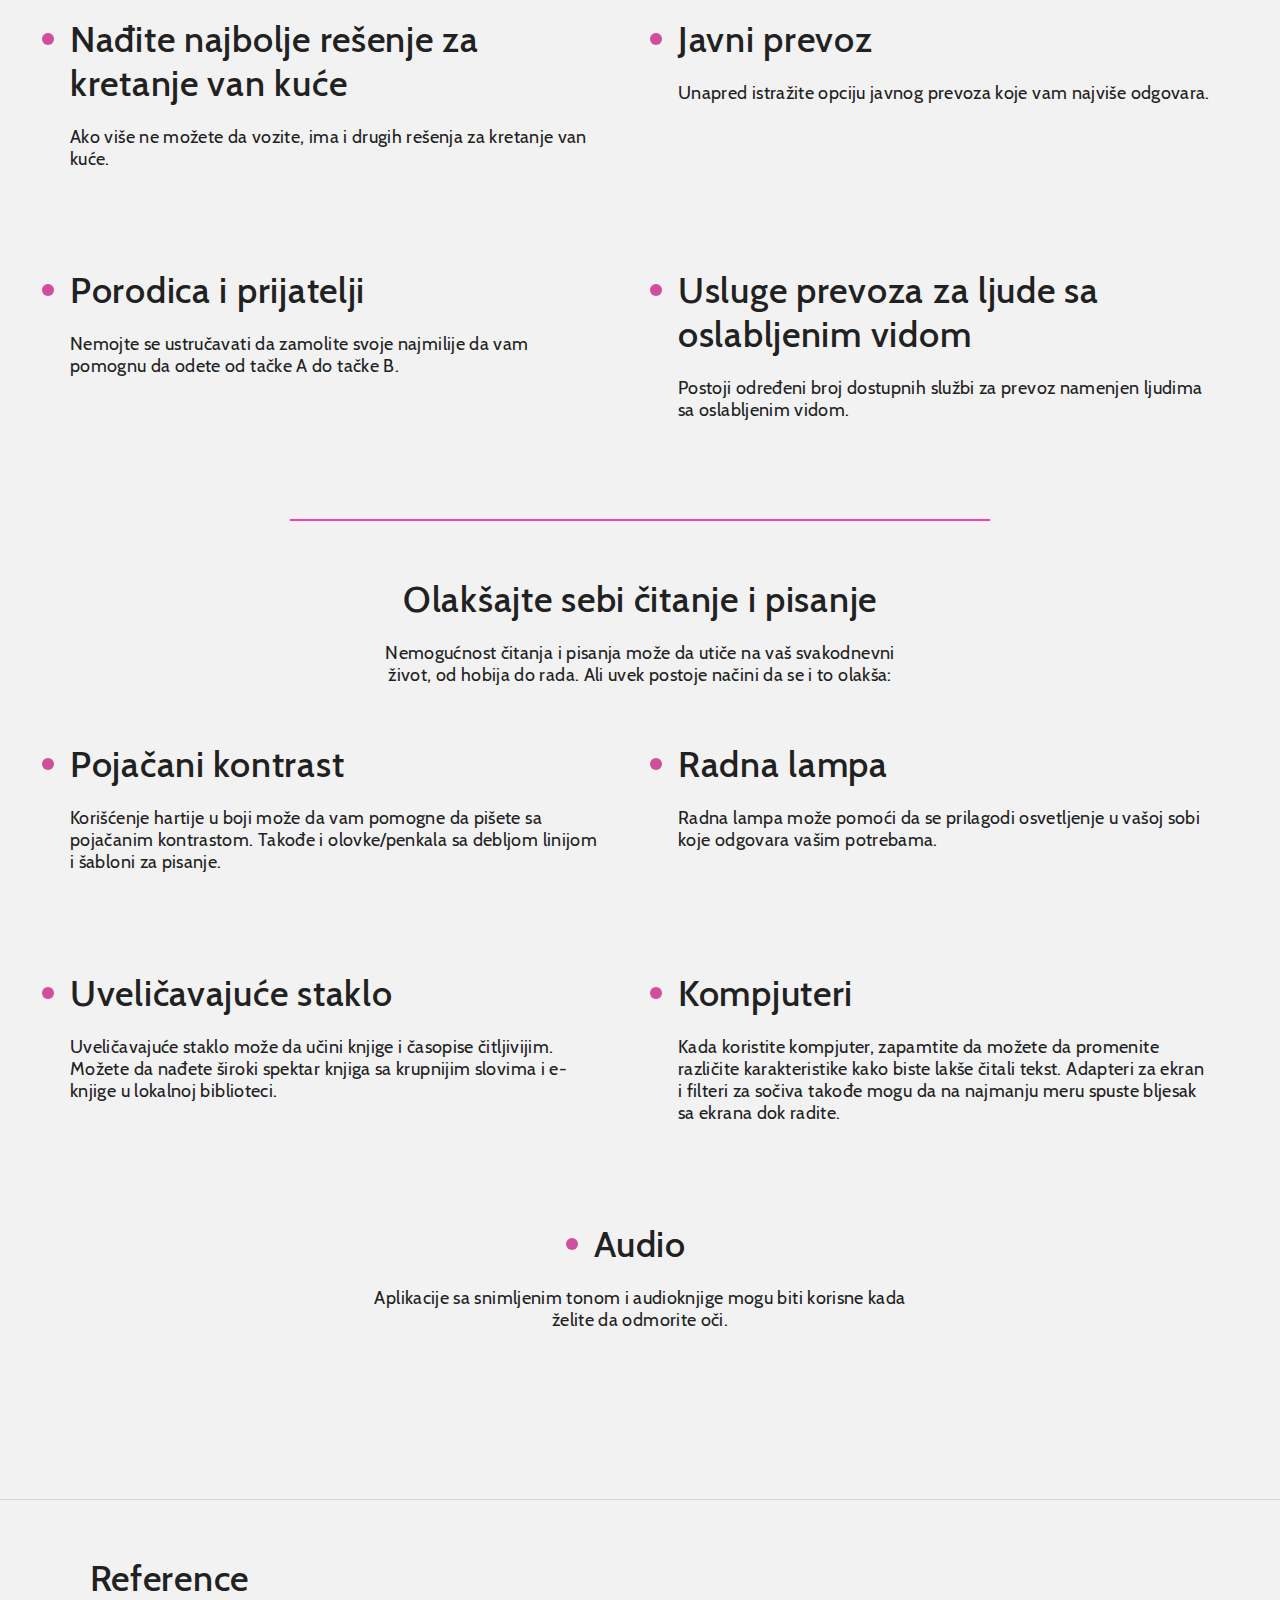
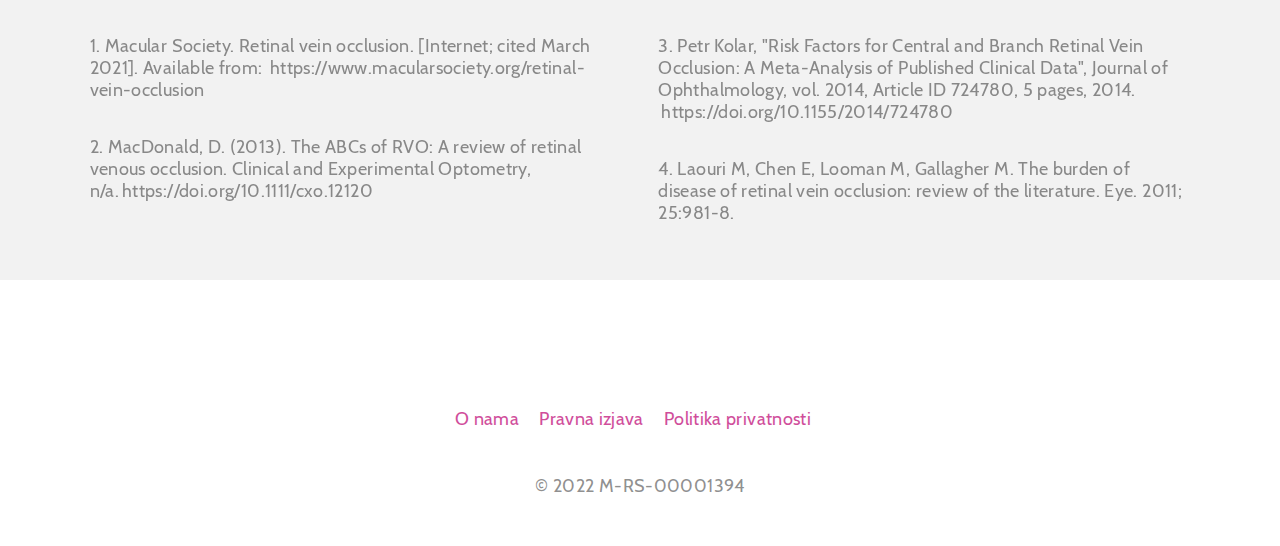
<file: okluzija-retinalne-vene.html>
<!doctype html>
<html lang="en">
<head>
    <meta charset="UTF-8">
    <meta name="viewport"
          content="width=device-width, user-scalable=no, initial-scale=1.0, maximum-scale=1.0, minimum-scale=1.0">
    <meta http-equiv="X-UA-Compatible" content="ie=edge">
    <title>Okluzija retinalne vene</title>
    <meta name="description" content="Do okluzije retinalne vene dolazi kada jedan ili više venskih krvnih sudova u oku postanu začepljeni. To može da dovede do iznenadne, bezbolne promene vida.">
    <meta property="og:image" content="https://tvojpogled.rs/assets/images/meta/okluzija-retinalne-vene.png">
    <!--  Links  -->
    <link rel="stylesheet" href="style/presets.css">
    <link rel="stylesheet" href="style/main.css">
    <link rel="stylesheet" href="style/diseases.css">
    <!-- Global site tag (gtag.js) - Google Analytics -->
    <script async src="https://www.googletagmanager.com/gtag/js?id=G-KRXPC7CC37"></script>
    <script>
        window.dataLayer = window.dataLayer || [];
        function gtag(){dataLayer.push(arguments);}
        gtag('js', new Date());
        gtag('config', 'G-KRXPC7CC37');
    </script>
</head>
<body>
<nav>
    <div>
        <div>
            <img class="button" src="assets/images/svgs/hamburger.svg" alt="" onclick="document.querySelector('body').classList.toggle('nav-active')">
            <a href="/"><img src="assets/images/logo-dark.png" alt=""></a>
        </div>
        <a href="/"><img src="assets/images/svgs/logo.svg" alt="" style="padding-block: .25rem; box-sizing: border-box"></a>
    </div>
</nav>
<div class="menu">
    <a href="/senilna-degeneracija-makule">Senilna degeneracija makule</a>
    <a href="/dijabeticka-oboljenja-oka">Dijabetička oboljenja oka</a>
    <a href="/okluzija-retinalne-vene">Okluzija retinalne vene</a>
    <div>
        <a href="/">
            <img style="height: 4rem" class="light" src="assets/images/logo-dark.png" alt="">
        </a>
        <div class="flex">
            <a href="https://www.rochesrbija.rs/sr/o_nama.html">O nama</a>
<!--            <a href="/#contact">Kontakt</a>-->
            <a href="https://www.rochesrbija.rs/sr/content/footer_items/legal.htm">Pravna izjava</a>
            <a href="https://www.rochesrbija.rs/sr/content/footer_items/Politika-privatnosti.html">Politika privatnosti</a>
<!--            <a href="">Podešavanja kolačića</a>-->
        </div>
    </div>
</div>
<div class="accessibility" onclick="toggleAccessibility(true)">DRUGAČIJI POGLEDI</div>
<div class="accessibility-block hide">
    <p onclick="toggleAccessibility(false)">✕</p>
    <div class="option">
        <div onclick="decrementContrast()" class="minus"></div>
        <img src="assets/images/svgs/accessibility/contrast.svg" alt="">
        <div onclick="incrementContrast()" class="plus"></div>
    </div>
    <div class="option">
        <div onclick="decrementSize()" class="minus"></div>
        <img src="assets/images/svgs/accessibility/text.svg" alt="">
        <div onclick="incrementSize()" class="plus"></div>
    </div>
    <div class="option">
        <div onclick="decrementSpacing()" class="minus"></div>
        <img src="assets/images/svgs/accessibility/spacing.svg" alt="">
        <div onclick="incrementSpacing()" class="plus"></div>
    </div>
    <div class="option with-toggle">
        <img src="assets/images/svgs/accessibility/link.svg" alt="">
        <label for="link-toggle" class="toggle">
            <input name="link-toggle" id="link-toggle" hidden type="checkbox" onchange="linkOutlineChange()">
            <span></span>
        </label>
    </div>
</div>
<main>
    <header class="landing">
        <h1>Okluzija retinalne vene</h1>
        <img class="image" src="assets/images/rvo/landing.png" loading="lazy" style="object-position: left !important;" alt="">
    </header>
    <article class="about">
        <h2>O bolesti<sup>1,2</sup></h2>
        <p>
            Do okluzije retinalne vene (RVO) dolazi kada jedan ili više venskih krvnih sudova u oku postanu začepljeni. To može da dovede do iznenadne, bezbolne promene vida.
        </p>
    </article>
    <div class="rvo-types">
        <h2>Postoje dve vrste bolesti, zavisno od vrste zahvaćenih krvnih sudova:</h2>
        <div class="flex grid">
            <div>
                <p class="with-dot">
                    <span></span>
                    <b>Okluzija grane retinalne vene</b> – blaža forma bolesti koja nastaje kada se začepe manje vene ili grane u retini.
                </p>
            </div>
            <div>
                <p class="with-dot">
                    <span></span>
                    <b>Centralna okluzija retinalne vene</b> - ozbiljnija forma bolesti, kada se začepi glavna vena u retini.
                </p>
            </div>
        </div>
    </div>
    <div class="spacer" style="padding-top: 10rem">
        <article class="info with-ellipse">
            <div class="ellipse"></div>
            <div class="border"></div>
            <div class="content">
                <h2>Simptomi<sup>2</sup></h2>
                <p>
                    Glavni simptom bolesti je iznenadna, bezbolna promena vida. Međutim, moguća je pojava i drugih simptoma poput:
                </p>
                <div class="flex">
                    <div>
                        <img src="assets/images/rvo/symptoms/1.svg" loading="lazy" alt="">
                        <h3>
                            Privremenog gubitka centralnog vida
                        </h3>
                        <p>
                            Može vam postati teško da vidite ono što se nalazi neposredno ispred vas, pa vam aktivnosti poput čitanja takođe mogu biti otežane.
                        </p>
                    </div>
                    <div>
                        <img src="assets/images/rvo/symptoms/2.svg" loading="lazy" alt="">
                        <h3>
                            Poremećaja centralnog i perifernog vida
                        </h3>
                        <p>
                            Može vam biti teže da vidite ono što se nalazi neposredno ispred vas, ili u okruženju u kome se nalazite.
                        </p>
                    </div>
                    <div>
                        <img src="assets/images/rvo/symptoms/3.svg" loading="lazy" alt="">
                        <h3>
                            Zamagljenog vida
                        </h3>
                        <p>
                            Centar vašeg vida može da postane zamrljan ili mutan.
                        </p>
                    </div>
                    <div>
                        <img src="assets/images/rvo/symptoms/4.svg" loading="lazy" alt="">
                        <h3>
                            Gubitka delova vida
                        </h3>
                        <p>
                            Mogu vam se pojaviti „lebdeće“ tamne tačke ili linije u vidnom polju.
                        </p>
                    </div>
                </div>
                <div class="divider"></div>
                <h2>Faktori rizika<sup>4</sup></h2>
                <p>Najčešći faktori rizika su:</p>
                <div class="flex">
                    <div>
                        <img src="assets/images/rvo/risk-factors/1.svg" loading="lazy" alt="">
                        <h3>
                            Godine starosti
                        </h3>
                        <p>
                            Okluzija retinalne vene je najčešća kod ljudi starijih od 50 godina.
                        </p>
                    </div>
                    <div>
                        <img src="assets/images/rvo/risk-factors/2.svg" loading="lazy" alt="">
                        <h3>
                            Visok krvni pritisak
                        </h3>
                    </div>
                    <div>
                        <img src="assets/images/rvo/risk-factors/3.svg" loading="lazy" alt="">
                        <h3>
                            Otvrdnjavanje arterija
                        </h3>
                    </div>
                    <div>
                        <img src="assets/images/rvo/risk-factors/2.svg" loading="lazy" alt="">
                        <h3>Dijabetes</h3>
                    </div>
                    <div>
                        <img src="assets/images/rvo/risk-factors/3.svg" loading="lazy" alt="">
                        <h3>Glaukom</h3>
                        <p>
                            Ovo je stanje koje uzrokuje nakupljanje tečnosti u oku što može izazvati oštećenje optičkog nerva.
                        </p>
                    </div>
                </div>
            </div>
        </article>
    </div>
    <div class="affect">
        <h2>Kako RVO utiče na vid?</h2>
        <div class="image-toggle flex">
            <div class="flex" onclick="this.parentNode.parentNode.classList.remove('active')">
                <p>Zdravo oko</p>
                <svg width="8" height="12" viewBox="0 0 8 12" fill="none" xmlns="http://www.w3.org/2000/svg">
                    <path d="M0.589844 10.59L5.16984 6L0.589844 1.41L1.99984 0L7.99984 6L1.99984 12L0.589844 10.59Z" fill="white"/>
                </svg>
            </div>
            <div class="flex" onclick="this.parentNode.parentNode.classList.add('active')">
                <svg width="8" height="12" viewBox="0 0 8 12" style="transform: rotate(180deg)" fill="none" xmlns="http://www.w3.org/2000/svg">
                    <path d="M0.589844 10.59L5.16984 6L0.589844 1.41L1.99984 0L7.99984 6L1.99984 12L0.589844 10.59Z" fill="white"/>
                </svg>
                <p>Oko sa RVO</p>
            </div>
        </div>
        <div class="titles">
            <h2 class="healthy">Zdravo oko</h2>
            <h2 class="unhealthy">Oko sa RVO</h2>
        </div>
        <div class="images">
            <img src="assets/images/rvo/healthy-view.png" loading="lazy" class="healthy" alt="">
            <img src="assets/images/rvo/unhealthy-view.png" loading="lazy" class="unhealthy" alt="">
        </div>
    </div>
    <article class="advices">
        <h2>Korisni saveti i trikovi za život sa oslabljenim vidom</h2>
        <p>
            Prilagođavanje životu sa oslabljenim vidom može da bude teško, ali nekoliko jednostavnih promena može mnogo da pomogne.<br> Usvojite ove praktične savete i trikove kako biste lakše savladali sve promene u vezi sa oslabljenim vidom. Svima nam je veoma važno da budemo samostalni u svakodnevnim aktivnostima, ali je još važnije da ostanemo bezbedni.
        </p>
        <div class="flex grid">
            <div class="">
                <h2 class="with-dot">
                    <span></span>
                    Koristite naočare sa monofokalnim sočivima
                </h2>
                <p>
                    Rizik od pada možete smanjiti tako što ćete koristiti naočare sa monofokalnim sočivima, umesto onih sa multifokalnim. Razgovarajte sa vašim lekarom kako biste saznali više.
                </p>
            </div>
            <div class="">
                <h2 class="with-dot">
                    <span></span>
                    Koristite LED sijalice
                </h2>
                <p>
                    LED sijalice mogu da pomognu da se prostorije ravnomernije osvetle, tako da oči ne moraju da se naprežu i prilagođavaju okruženju.
                </p>
            </div>
            <div class="">
                <h2 class="with-dot">
                    <span></span>
                    Raščistite prolaze
                </h2>
                <p>
                    Mesta koja koristite za prolaz treba da budu rasčišćena i bez suvišnih predmeta (npr. kablova ili tepiha) kako bi se smanjila opasnost od saplitanja.
                </p>
            </div>
            <div class="">
                <h2 class="with-dot">
                    <span></span>
                    Koristite sjajne trake za obeležavanje
                </h2>
                <p>
                    Obeležite ivice stepenica kod kuće sjajnim trakama ili bojom kako biste ih lakše videli.
                </p>
            </div>
            <div class="">
                <h2 class="with-dot">
                    <span></span>
                    Nađite najbolje rešenje za kretanje van kuće
                </h2>
                <p>
                    Ako više ne možete da vozite, ima i drugih rešenja za kretanje van kuće.
                </p>
            </div>
            <div class="">
                <h2 class="with-dot">
                    <span></span>
                    Javni prevoz
                </h2>
                <p>
                    Unapred istražite opciju javnog prevoza koje vam najviše odgovara.
                </p>
            </div>
            <div class="">
                <h2 class="with-dot">
                    <span></span>
                    Porodica i prijatelji
                </h2>
                <p>
                    Nemojte se ustručavati da zamolite svoje najmilije da vam pomognu da odete od tačke A do tačke B.
                </p>
            </div>
            <div class="">
                <h2 class="with-dot">
                    <span></span>
                    Usluge prevoza za ljude sa oslabljenim vidom
                </h2>
                <p>
                    Postoji određeni broj dostupnih službi za prevoz namenjen ljudima sa oslabljenim vidom.
                </p>
            </div>
        </div>
        <div class="divider"></div>
        <h2>
            Olakšajte sebi čitanje i pisanje
        </h2>
        <p>
            Nemogućnost čitanja i pisanja može da utiče na vaš svakodnevni život, od hobija do rada. Ali uvek postoje načini da se i to olakša:
        </p>
        <div class="flex grid">
            <div class="">
                <h2 class="with-dot">
                    <span></span>
                    Pojačani kontrast
                </h2>
                <p>
                    Korišćenje hartije u boji može da vam pomogne da pišete sa pojačanim kontrastom. Takođe i olovke/penkala sa debljom linijom i šabloni za pisanje.
                </p>
            </div>
            <div class="">
                <h2 class="with-dot">
                    <span></span>
                    Radna lampa
                </h2>
                <p>
                    Radna lampa može pomoći da se prilagodi osvetljenje u vašoj sobi koje odgovara vašim potrebama.
                </p>
            </div>
            <div class="">
                <h2 class="with-dot">
                    <span></span>
                    Uveličavajuće staklo
                </h2>
                <p>
                    Uveličavajuće staklo može da učini knjige i časopise čitljivijim. Možete da nađete široki spektar knjiga sa krupnijim slovima i e-knjige u lokalnoj biblioteci.
                </p>
            </div>
            <div class="">
                <h2 class="with-dot">
                    <span></span>
                    Kompjuteri
                </h2>
                <p>
                    Kada koristite kompjuter, zapamtite da možete da promenite različite karakteristike kako biste lakše čitali tekst. Adapteri za ekran i filteri za sočiva takođe mogu da na najmanju meru spuste bljesak sa ekrana dok radite.
                </p>
            </div>
            <div class="" style="text-align: center; margin-inline: auto">
                <h2 class="with-dot" style="margin-inline: auto">
                    <span></span>
                    Audio
                </h2>
                <p>
                    Aplikacije sa snimljenim tonom i audioknjige mogu biti korisne kada želite da odmorite oči.
                </p>
            </div>
        </div>
    </article>
    <div class="references" style="border-top: 1px solid rgba(121, 85, 161, 0.2)">
        <h2>Reference</h2>
        <div class="flex">
            <div>
                <p>1. Macular Society. Retinal vein occlusion. [Internet; cited March 2021]. Available from: <a href="https://www.macularsociety.org/retinal-vein-occlusion">https://www.macularsociety.org/retinal-vein-occlusion</a></p>
                <p>2. MacDonald, D. (2013). The ABCs of RVO: A review of retinal venous occlusion. Clinical and Experimental Optometry, n/a.<a href="https://doi.org/10.1111/cxo.12120">https://doi.org/10.1111/cxo.12120</a></p>
            </div>
            <div>
                <p>3. Petr Kolar, "Risk Factors for Central and Branch Retinal Vein Occlusion: A Meta-Analysis of Published Clinical Data", Journal of Ophthalmology, vol. 2014, Article ID 724780, 5 pages, 2014. <a href="https://doi.org/10.1155/2014/724780">https://doi.org/10.1155/2014/724780</a></p>
                <p>4. Laouri M, Chen E, Looman M, Gallagher M. The burden of disease of retinal vein occlusion: review of the literature. Eye. 2011; 25:981-8.</p>
            </div>
        </div>
    </div>
    <footer>
        <div>
            <div>
                <a href="/">
                    <img style="height: 4rem" class="light" loading="lazy" src="assets/images/logo-dark.png" alt="">
                    <img style="height: 4rem" class="dark" loading="lazy" src="assets/images/logo.png" alt="">
                </a>
            </div>
            <div>
                <div>
                    <div class="">

                        <a href="https://www.rochesrbija.rs/sr/o_nama.html">O nama</a>
<!--                        <a href="/#contact">Kontakt</a>-->
                        <a href="https://www.rochesrbija.rs/sr/content/footer_items/legal.htm">Pravna izjava</a>
                        <a href="https://www.rochesrbija.rs/sr/content/footer_items/Politika-privatnosti.html">Politika privatnosti</a>
<!--                        <a href="">Podešavanja kolačića</a>-->
                    </div>
                    <p>© 2022 M-RS-00001394</p>
                </div>
            </div>
        </div>
    </footer>
</main>
<script src="js/accessibility.js" defer></script>
</body>
</html>
</file>
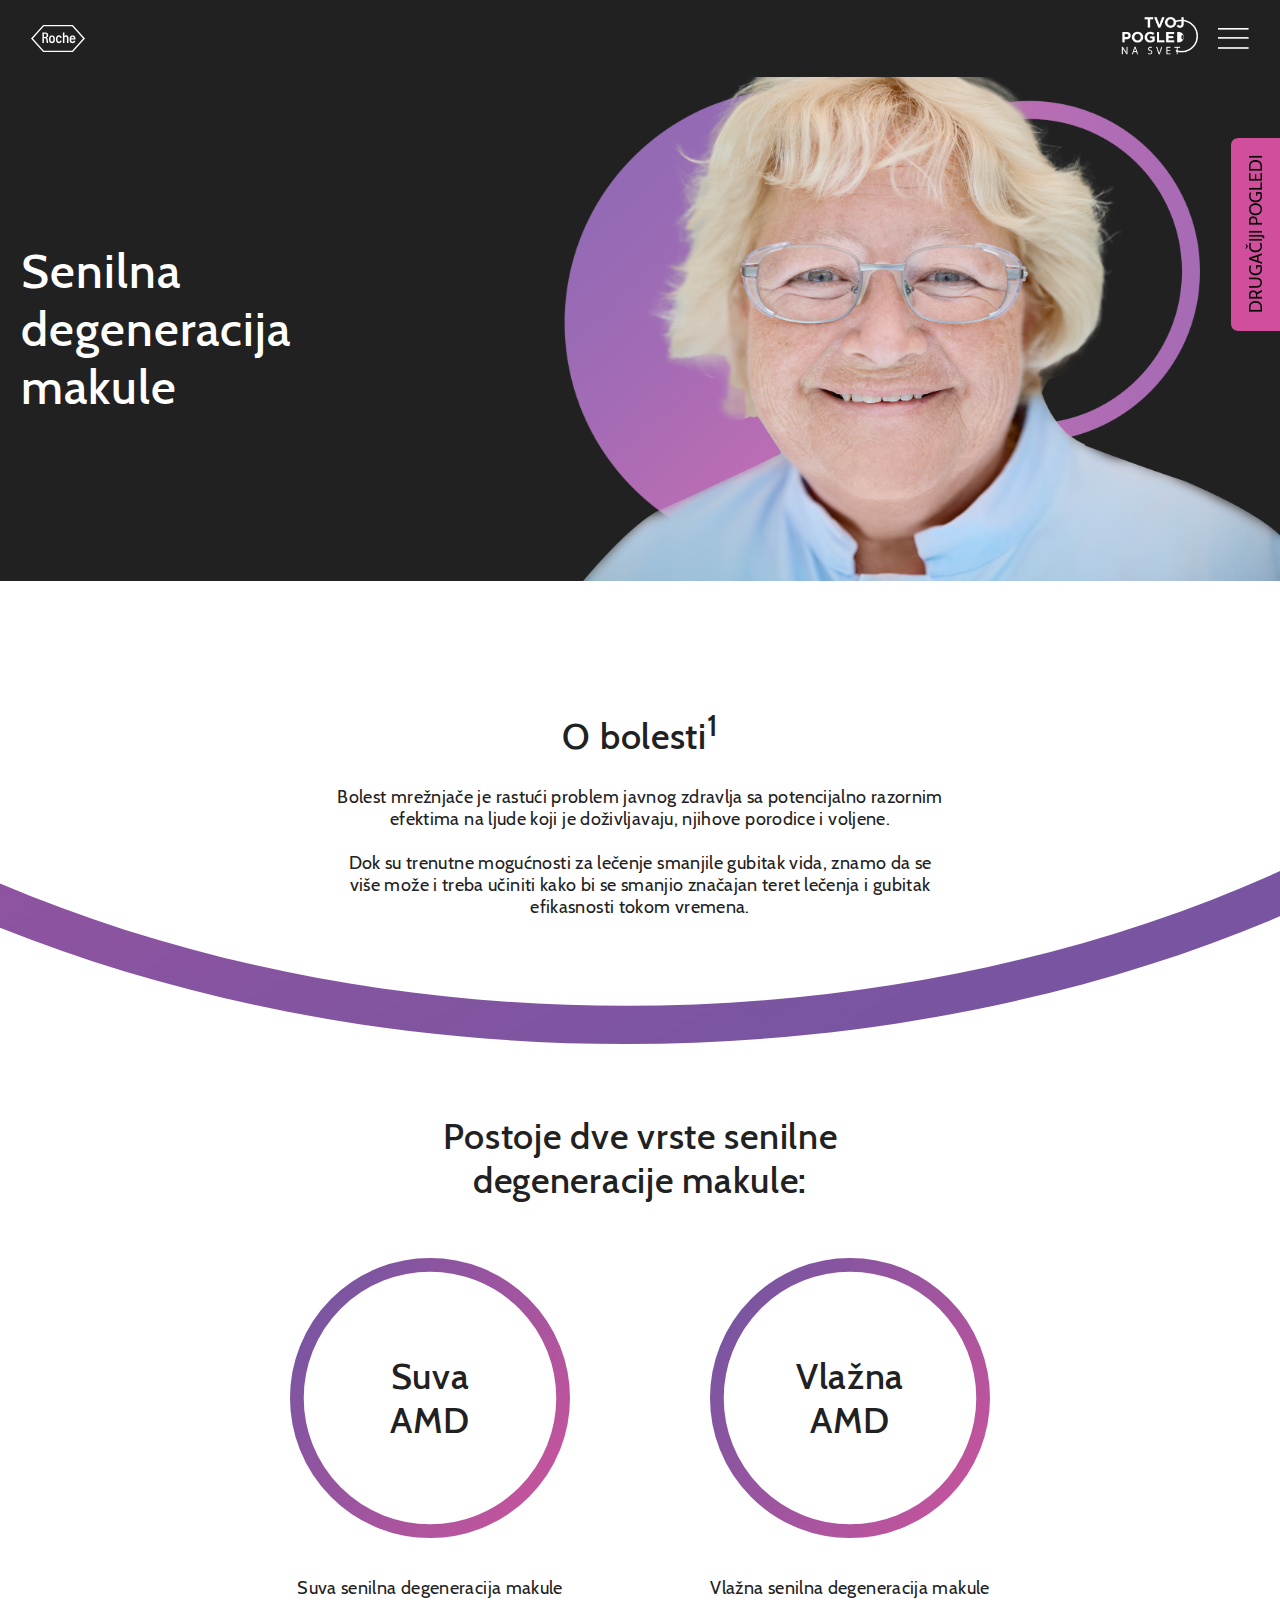
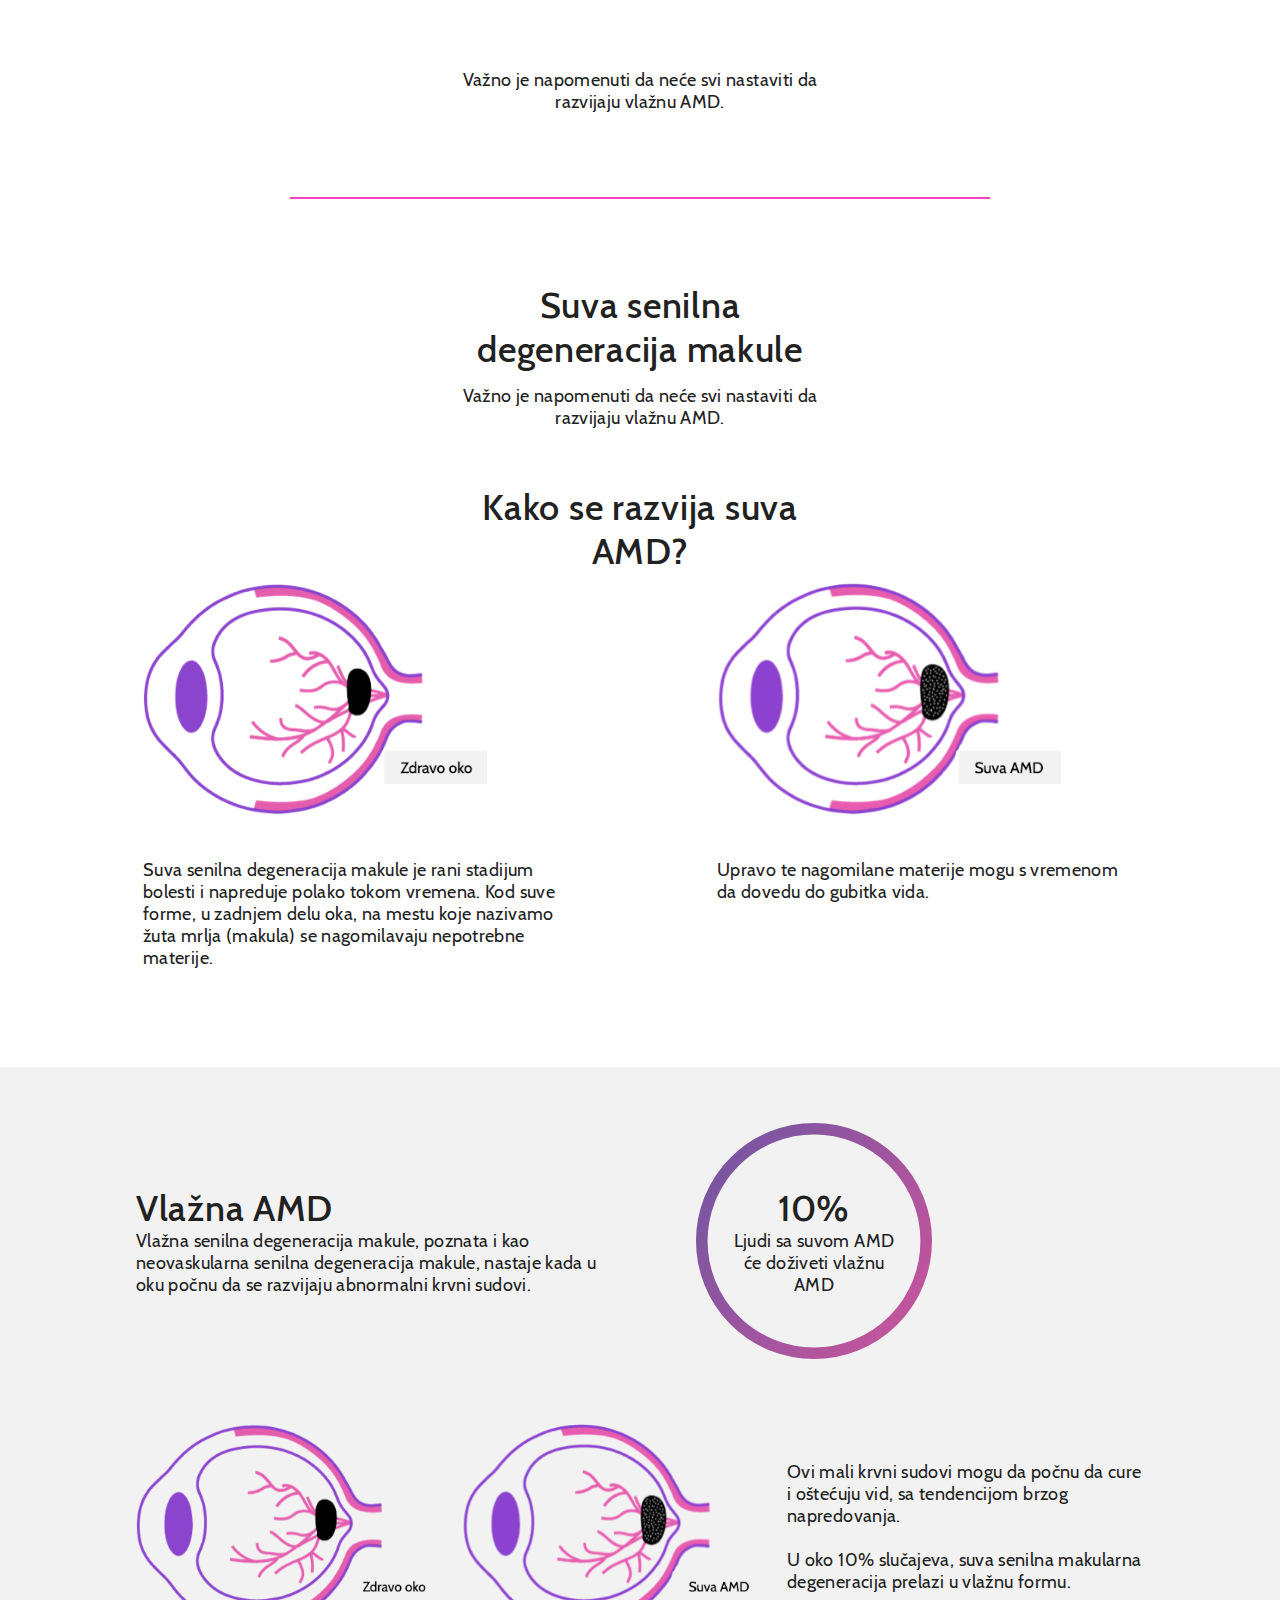
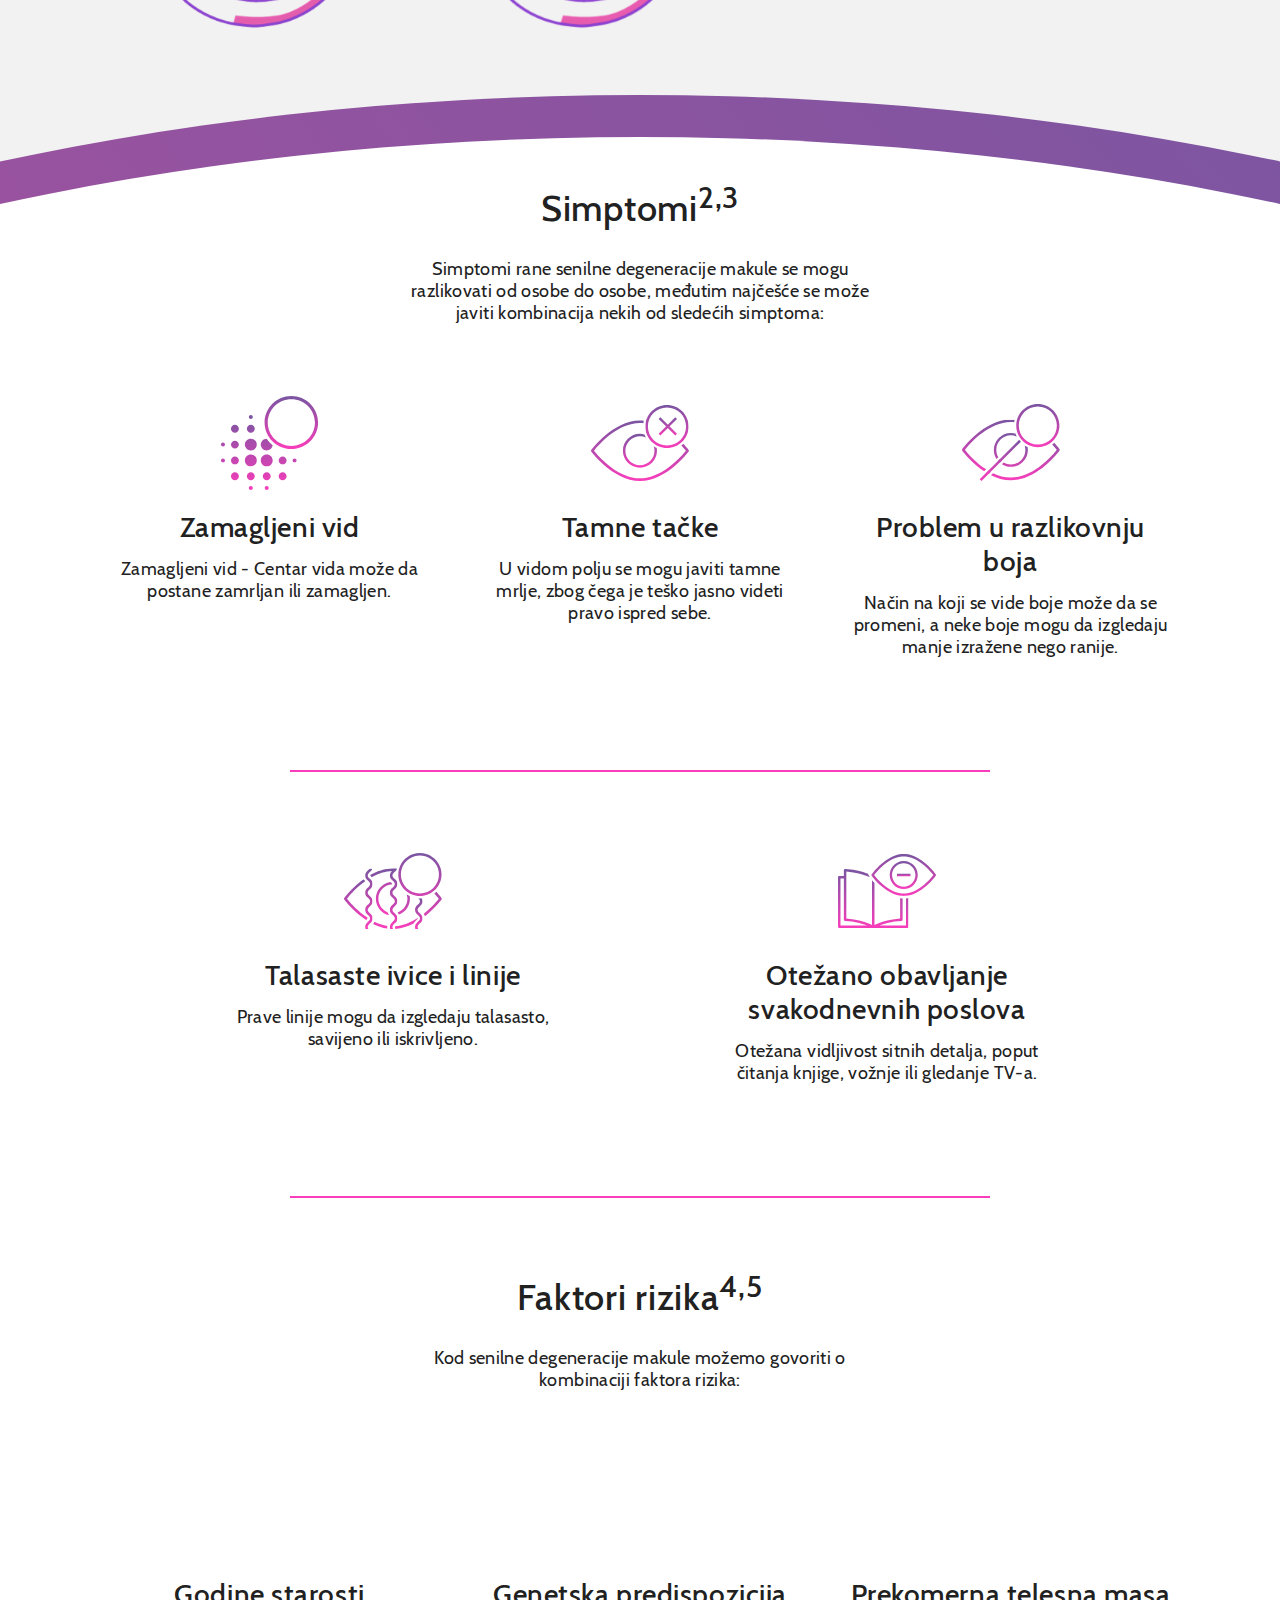
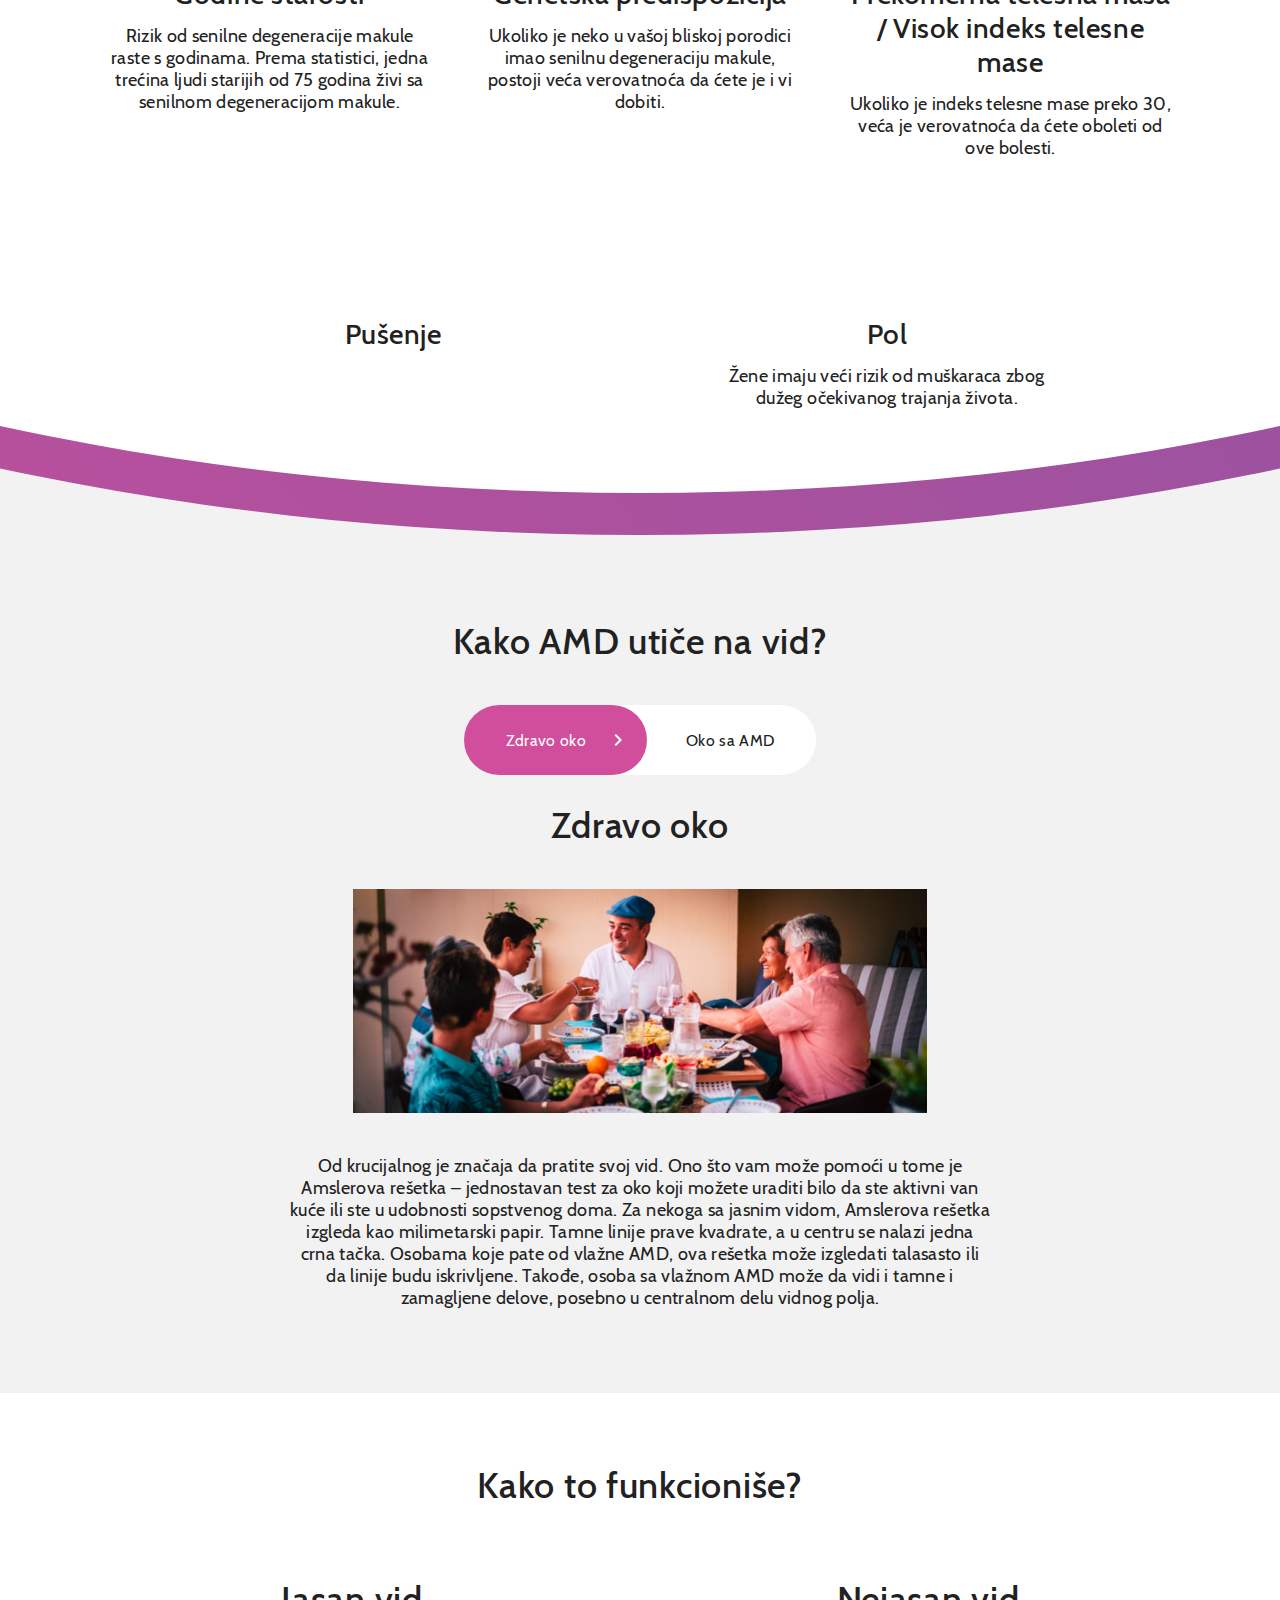
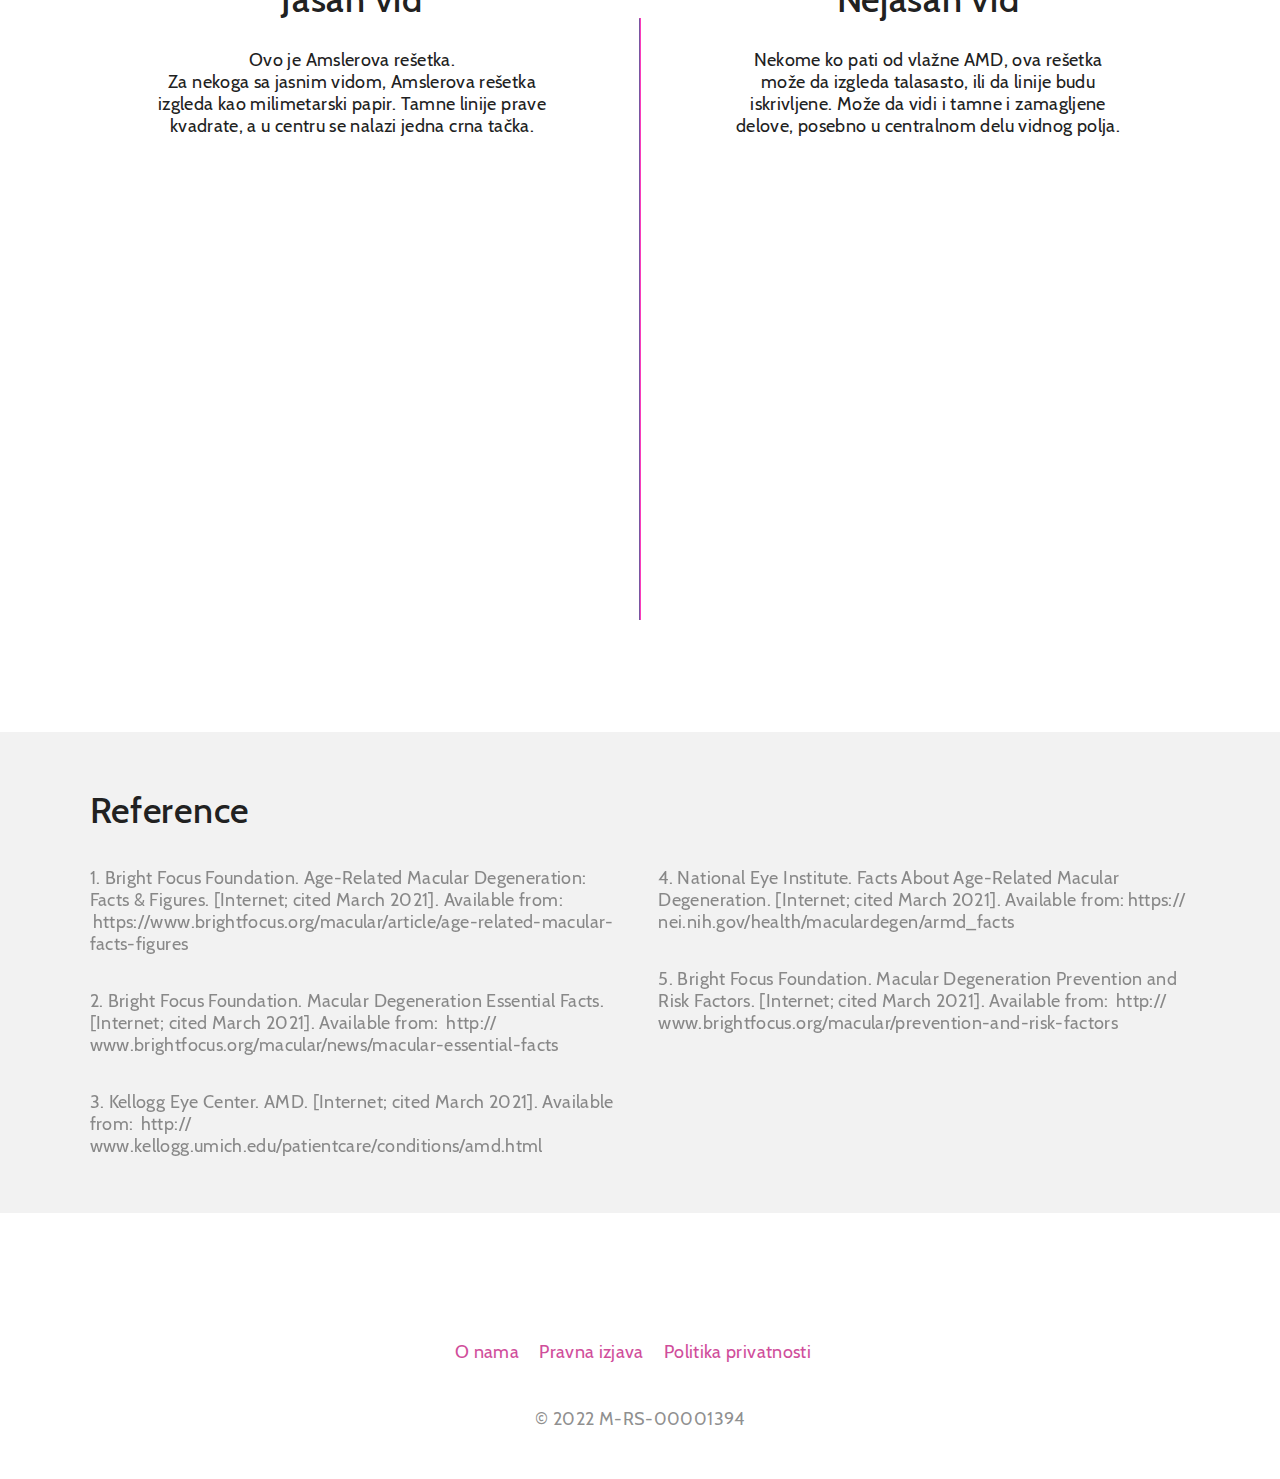
<file: senilna-degeneracija-makule.html>
<!doctype html>
<html lang="en">
<head>
    <meta charset="UTF-8">
    <meta name="viewport"
          content="width=device-width, user-scalable=no, initial-scale=1.0, maximum-scale=1.0, minimum-scale=1.0">
    <meta http-equiv="X-UA-Compatible" content="ie=edge">
    <title>Senilna degeneracija makule</title>
    <meta name="description" content="Postoje dve vrste senilne degeneracije makule: suva senilna degeneracija makule i vlažna senilna degeneracija makule.">
    <meta property="og:image" content="https://tvojpogled.rs/assets/images/meta/senilna-degeneracija-makule.png">
    <!--  Links  -->
    <link rel="stylesheet" href="style/presets.css">
    <link rel="stylesheet" href="style/main.css">
    <link rel="stylesheet" href="style/diseases.css">
    <!-- Global site tag (gtag.js) - Google Analytics -->
    <script async src="https://www.googletagmanager.com/gtag/js?id=G-KRXPC7CC37"></script>
    <script>
        window.dataLayer = window.dataLayer || [];
        function gtag(){dataLayer.push(arguments);}
        gtag('js', new Date());
        gtag('config', 'G-KRXPC7CC37');
    </script>
</head>
<body>
    <nav>
        <div>
            <div>
                <img class="button" src="assets/images/svgs/hamburger.svg" alt="" onclick="document.querySelector('body').classList.toggle('nav-active')">
                <a href="/"><img src="assets/images/logo-dark.png" alt=""></a>
            </div>
            <a href="/"><img src="assets/images/svgs/logo.svg" alt="" style="padding-block: .25rem; box-sizing: border-box"></a>
        </div>
    </nav>
    <div class="menu">
        <a href="/senilna-degeneracija-makule">Senilna degeneracija makule</a>
        <a href="/dijabeticka-oboljenja-oka">Dijabetička oboljenja oka</a>
        <a href="/okluzija-retinalne-vene">Okluzija retinalne vene</a>
        <div>
            <a href="/">
                <img style="height: 4rem" class="light" src="assets/images/logo-dark.png" alt="">
            </a>
            <div class="flex">
                <a href="https://www.rochesrbija.rs/sr/o_nama.html">O nama</a>
<!--                <a href="/#contact">Kontakt</a>-->
                <a href="https://www.rochesrbija.rs/sr/content/footer_items/legal.htm">Pravna izjava</a>
                <a href="https://www.rochesrbija.rs/sr/content/footer_items/Politika-privatnosti.html">Politika privatnosti</a>
<!--                <a href="">Podešavanja kolačića</a>-->
            </div>
        </div>
    </div>
    <div class="accessibility" onclick="toggleAccessibility(true)">DRUGAČIJI POGLEDI</div>
    <div class="accessibility-block hide">
        <p onclick="toggleAccessibility(false)">✕</p>
        <div class="option">
            <div onclick="decrementContrast()" class="minus"></div>
            <img src="assets/images/svgs/accessibility/contrast.svg" alt="">
            <div onclick="incrementContrast()" class="plus"></div>
        </div>
        <div class="option">
            <div onclick="decrementSize()" class="minus"></div>
            <img src="assets/images/svgs/accessibility/text.svg" alt="">
            <div onclick="incrementSize()" class="plus"></div>
        </div>
        <div class="option">
            <div onclick="decrementSpacing()" class="minus"></div>
            <img src="assets/images/svgs/accessibility/spacing.svg" alt="">
            <div onclick="incrementSpacing()" class="plus"></div>
        </div>
        <div class="option with-toggle">
            <img src="assets/images/svgs/accessibility/link.svg" alt="">
            <label for="link-toggle" class="toggle">
                <input name="link-toggle" id="link-toggle" hidden type="checkbox" onchange="linkOutlineChange()">
                <span></span>
            </label>
        </div>
    </div>
    <main>
        <header class="landing">
            <h1>Senilna degeneracija makule</h1>
            <img class="image" loading="lazy" src="assets/images/amd/landing.png" alt="">
        </header>
        <article class="about">
            <h2>O bolesti<sup>1</sup></h2>
            <p>
                Bolest mrežnjače je rastući problem javnog zdravlja sa potencijalno razornim efektima na ljude koji je doživljavaju, njihove porodice i voljene.
                <br><br>
                Dok su trenutne mogućnosti za lečenje smanjile gubitak vida, znamo da se više može i treba učiniti kako bi se smanjio značajan teret lečenja i gubitak efikasnosti tokom vremena.
            </p>
            <img src="assets/images/svgs/ellipse-lower.svg" alt="">
        </article>
        <article class="types">
            <h2>Postoje dve vrste senilne degeneracije makule: </h2>
            <div class="flex">
                <div>
                    <div class="circle">
                        <img src="assets/images/svgs/circle-border.svg" alt="">
                        <h2>Suva <br>AMD</h2>
                    </div>
                    <p>Suva senilna degeneracija makule</p>
                </div>
                <div>
                    <div class="circle">
                        <img src="assets/images/svgs/circle-border.svg" alt="">
                        <h2>Vlažna <br>AMD</h2>
                    </div>
                    <p>Vlažna senilna degeneracija makule</p>
                </div>
            </div>
            <p>Važno je napomenuti da neće svi nastaviti da razvijaju vlažnu AMD.</p>
            <div class="divider"></div>
            <h2>Suva senilna degeneracija makule  </h2>
            <p>Važno je napomenuti da neće svi nastaviti da razvijaju vlažnu AMD.</p>
            <h2>Kako se razvija suva AMD?</h2>
            <div class="flex">
                <div>
                    <img src="assets/images/amd/eye-normal.png" loading="lazy" alt="">
                    <p>Suva senilna degeneracija makule je rani stadijum bolesti i napreduje polako tokom vremena. Kod suve forme, u zadnjem delu oka, na mestu koje nazivamo žuta mrlja (makula) se nagomilavaju nepotrebne materije. </p>
                </div>
                <div>
                    <img src="assets/images/amd/eye-sick.png" loading="lazy" alt="">
                    <p>Upravo te nagomilane materije mogu s vremenom da dovedu do gubitka vida.</p>
                </div>
            </div>
        </article>
        <article class="wet-amd">
            <div class="flex">
                <div>
                    <h2>Vlažna AMD</h2>
                    <p>Vlažna senilna degeneracija makule, poznata i kao neovaskularna senilna degeneracija makule, nastaje kada u oku počnu da se razvijaju abnormalni krvni sudovi.</p>
                </div>
                <div class="circle">
                    <img src="assets/images/svgs/circle-border.svg" alt="">
                    <h2>10%</h2>
                    <p>Ljudi sa suvom AMD će doživeti vlažnu AMD</p>
                </div>
            </div>
            <div class="flex">
                <div class="flex">
                    <img src="assets/images/amd/eye-normal.png" loading="lazy" alt="">
                    <img src="assets/images/amd/eye-sick.png" loading="lazy" alt="">
                </div>
                <p>Ovi mali krvni sudovi mogu da počnu da cure i oštećuju vid, sa tendencijom brzog napredovanja. <br><br>U oko 10% slučajeva, suva senilna makularna degeneracija prelazi u vlažnu formu.</p>
            </div>
        </article>
        <div class="spacer">
            <article class="info with-ellipse">
                <div class="ellipse"></div>
                <div class="border"></div>
                <div class="content">
                    <h2>Simptomi<sup>2,3</sup></h2>
                    <p>Simptomi rane senilne degeneracije makule se mogu razlikovati od osobe do osobe, međutim najčešće se može javiti kombinacija nekih od sledećih simptoma: </p>
                    <div class="flex">
                        <div>
                            <img src="assets/images/amd/symptoms/1.svg" loading="lazy" alt="">
                            <h3>Zama<wbr>gljeni vid</h3>
                            <p>Zamagljeni vid - Centar vida može da postane zamrljan ili zamagljen.</p>
                        </div>
                        <div>
                            <img src="assets/images/amd/symptoms/2.svg" loading="lazy" alt="">
                            <h3>Tamne tačke </h3>
                            <p>U vidom polju se mogu javiti tamne mrlje, zbog čega je teško jasno videti pravo ispred sebe.</p>
                        </div>
                        <div>
                            <img src="assets/images/amd/symptoms/3.svg" loading="lazy" alt="">
                            <h3>Problem u razli<wbr>kovnju boja</h3>
                            <p>Način na koji se vide boje može da se promeni, a neke boje mogu da izgledaju manje izražene nego ranije.</p>
                        </div>
                    </div>
                    <div class="divider"></div>
                    <div class="flex">
                        <div>
                            <img src="assets/images/amd/symptoms/4.svg" loading="lazy" alt="">
                            <h3>Talasaste ivice i linije</h3>
                            <p>Prave linije mogu da izgledaju talasasto, savijeno ili iskrivljeno.</p>
                        </div>
                        <div>
                            <img src="assets/images/amd/symptoms/5.svg" loading="lazy" alt="">
                            <h3>Otežano obavljanje svakodnevnih poslova </h3>
                            <p>Otežana vidljivost sitnih detalja, poput čitanja knjige, vožnje ili gledanje TV-a.</p>
                        </div>
                    </div>
                    <div class="divider"></div>
                    <h2>Faktori rizika<sup>4,5</sup></h2>
                    <p>Kod senilne degeneracije makule možemo govoriti o kombinaciji faktora rizika:</p>
                    <div class="flex">
                        <div>
                            <img src="assets/images/amd/risk-factors/1.svg" loading="lazy" alt="">
                            <h3>Godine starosti</h3>
                            <p>Rizik od senilne degeneracije makule raste s godinama. Prema statistici, jedna trećina ljudi starijih od 75 godina živi sa senilnom degeneracijom makule.</p>
                        </div>
                        <div>
                            <img src="assets/images/amd/risk-factors/2.svg" loading="lazy" alt="">
                            <h3>Genetska predispozicija </h3>
                            <p>Ukoliko je neko u vašoj bliskoj porodici imao senilnu degeneraciju makule, postoji veća verovatnoća da ćete je i vi dobiti.</p>
                        </div>
                        <div>
                            <img src="assets/images/amd/risk-factors/3.svg" loading="lazy" alt="">
                            <h3>Prekomerna telesna masa /
                                Visok indeks telesne mase</h3>
                            <p>Ukoliko je indeks telesne mase preko 30, veća je verovatnoća da ćete oboleti od ove bolesti.</p>
                        </div>
                        <div>
                            <img src="assets/images/amd/risk-factors/4.svg" loading="lazy" alt="">
                            <h3>Pušenje</h3>
                            <p></p>
                        </div>
                        <div>
                            <img src="assets/images/amd/risk-factors/5.svg" loading="lazy" alt="">
                            <h3>Pol</h3>
                            <p>Žene imaju veći rizik od muškaraca zbog dužeg očekivanog trajanja života.</p>
                        </div>
                    </div>
                </div>
            </article>
        </div>
        <div class="affect">
            <h2>Kako AMD utiče na vid?</h2>
            <div class="image-toggle flex">
                <div class="flex" onclick="this.parentNode.parentNode.classList.remove('active')">
                    <p>Zdravo oko</p>
                    <svg width="8" height="12" viewBox="0 0 8 12" fill="none" xmlns="http://www.w3.org/2000/svg">
                        <path d="M0.589844 10.59L5.16984 6L0.589844 1.41L1.99984 0L7.99984 6L1.99984 12L0.589844 10.59Z" fill="white"/>
                    </svg>
                </div>
                <div class="flex" onclick="this.parentNode.parentNode.classList.add('active')">
                    <svg width="8" height="12" viewBox="0 0 8 12" style="transform: rotate(180deg)" fill="none" xmlns="http://www.w3.org/2000/svg">
                        <path d="M0.589844 10.59L5.16984 6L0.589844 1.41L1.99984 0L7.99984 6L1.99984 12L0.589844 10.59Z" fill="white"/>
                    </svg>
                    <p>Oko sa AMD</p>
                </div>
            </div>
            <div class="titles">
                <h2 class="healthy">Zdravo oko</h2>
                <h2 class="unhealthy">Oko sa AMD</h2>
            </div>
            <div class="images">
                <img src="assets/images/amd/healthy-view.png" class="healthy" alt="">
                <img src="assets/images/amd/unhealthy-view.png" class="unhealthy" alt="">
            </div>
            <p>Od krucijalnog je značaja da pratite svoj vid. Ono što vam može pomoći u tome je Amslerova rešetka – jednostavan test za oko koji možete uraditi bilo da ste aktivni van kuće ili ste u udobnosti sopstvenog doma. Za nekoga sa jasnim vidom, Amslerova rešetka izgleda kao milimetarski papir. Tamne linije prave kvadrate, a u centru se nalazi jedna crna tačka. Osobama koje pate od vlažne AMD, ova rešetka može izgledati talasasto ili da linije budu iskrivljene. Takođe, osoba sa vlažnom AMD može da vidi i tamne i zamagljene delove, posebno u centralnom delu vidnog polja.</p>
        </div>
        <div class="how-it-works">
            <h2>Kako to funkcioniše?</h2>
            <div class="flex">
                <div class="col">
                    <h2>Jasan vid</h2>
                    <p>Ovo je Amslerova rešetka. <br> Za nekoga sa jasnim vidom, Amslerova rešetka izgleda kao milimetarski papir. Tamne linije prave kvadrate, a u centru se nalazi jedna crna tačka.</p>
                    <img src="assets/images/amd/grid/healthy.png" loading="lazy" alt="">
                </div>
                <div class="divider"></div>
                <div class="col">
                    <h2>Nejasan vid</h2>
                    <p>Nekome ko pati od vlažne AMD, ova rešetka može da izgleda talasasto, ili da linije budu iskrivljene. Može da vidi i tamne i zamagljene delove, posebno u centralnom delu vidnog polja.</p>
                    <img src="assets/images/amd/grid/unhealthy.png" loading="lazy" alt="">
                </div>
            </div>
        </div>
        <div class="references">
            <h2>Reference</h2>
            <div class="flex">
                <div>
                    <p>1. Bright Focus Foundation. Age-Related Macular Degeneration: Facts & Figures. [Internet; cited March 2021]. Available from: <a href="https://www.brightfocus.org/macular/article/age-related-macular-facts-figures">https://<wbr>www.brightfocus.org/macular/article/age-related-macular-facts-figures</a></p>
                    <p>2. Bright Focus Foundation. Macular Degeneration Essential Facts. [Internet; cited March 2021]. Available from: <a href="http://www.brightfocus.org/macular/news/macular-essential-facts">http://<wbr>www.brightfocus.org/macular/news/macular-essential-facts</a></p>
                    <p>3. Kellogg Eye Center. AMD. [Internet; cited March 2021]. Available from: <a href="http://www.kellogg.umich.edu/patientcare/conditions/amd.html">http://<wbr>www.kellogg.umich.edu/patientcare/conditions/amd.html</a></p>
                </div>
                <div>
                    <p>4. National Eye Institute. Facts About Age-Related Macular Degeneration. [Internet; cited March 2021]. Available from:<a href="https://nei.nih.gov/health/maculardegen/armd_facts">https://<wbr>nei.nih.gov/health/maculardegen/armd_facts</a></p>
                    <p>5. Bright Focus Foundation. Macular Degeneration Prevention and Risk Factors. [Internet; cited March  2021]. Available from: <a href="http://www.brightfocus.org/macular/prevention-and-risk-factors">http://<wbr>www.brightfocus.org/macular/prevention-and-risk-factors</a></p>
                </div>
            </div>
        </div>
        <footer>
            <div>
                <div>
                    <a href="/">
                        <img style="height: 4rem" class="light" loading="lazy" src="assets/images/logo-dark.png" alt="">
                        <img style="height: 4rem" class="dark" loading="lazy" src="assets/images/logo.png" alt="">
                    </a>
                </div>
                <div>
                    <div>
                        <div class="">

                            <a href="https://www.rochesrbija.rs/sr/o_nama.html">O nama</a>
<!--                            <a href="/#contact">Kontakt</a>-->
                            <a href="https://www.rochesrbija.rs/sr/content/footer_items/legal.htm">Pravna izjava</a>
                            <a href="https://www.rochesrbija.rs/sr/content/footer_items/Politika-privatnosti.html">Politika privatnosti</a>
<!--                            <a href="">Podešavanja kolačića</a>-->
                        </div>
                        <p>© 2022 M-RS-00001394</p>
                    </div>
                </div>
            </div>
        </footer>
    </main>
    <script src="js/accessibility.js" defer></script>
</body>
</html>
</file>
<file: style/main.css>
nav {
  position: fixed;
  top: 0;
  right: 0;
  z-index: 100;
  width: 100vw;
  height: 5.5rem;
  padding: 0.5rem 2rem;
  background-color: #212121;
  box-sizing: border-box;
}
nav > div {
  height: 4.5rem;
  width: 90rem;
  display: flex;
  max-width: 100%;
  margin-inline: auto;
  align-items: center;
  justify-content: space-between;
  flex-direction: row-reverse;
}
nav > div div {
  display: flex;
  align-items: center;
  flex-direction: row-reverse;
}
nav > div div a {
  margin-right: 1rem;
}
nav > div div img.button {
  height: 1.5rem !important;
}
nav > div > a,
nav > div > a > img {
  height: 2.5rem;
  object-fit: contain;
}
nav > div img {
  height: 3rem;
}
.menu {
  height: calc(100vh - 5.5rem);
  position: fixed;
  top: 5.5rem;
  left: 0;
  pointer-events: none;
  opacity: 0;
  display: flex;
  flex-direction: column;
  align-items: center;
  z-index: 100;
  width: 100vw;
  transition: opacity 0.3s;
}
.menu a {
  transition: color 0.3s;
}
.menu > a {
  margin-bottom: 4rem;
  font-size: 1.5rem;
}
.menu > a:first-of-type {
  margin-top: auto;
}
.menu > a:last-of-type {
  margin-bottom: auto;
}
.menu > div {
  padding-block: 3rem;
  display: flex;
  flex-direction: column;
  align-items: center;
  text-align: center;
}
.menu > div img {
  margin-bottom: 2rem;
}
.menu > div .flex {
  flex-wrap: wrap;
  justify-content: center;
}
.menu > div a {
  margin-inline: 1rem;
}
.menu {
  background-color: #212121;
}
.menu a {
  color: #fff;
}
.menu a.active,
.menu a:hover {
  color: var(--color-accent);
}
body.nav-active {
  overflow-y: hidden;
}
body.nav-active .menu {
  opacity: 1;
  pointer-events: unset;
}
.overlay {
  display: none;
}
body.active-popup {
  --initial-size: 1.5rem;
  --increased-size: 1.875rem;
  overflow: hidden;
}
body.active-popup .overlay {
  display: flex;
  position: fixed;
  height: 100vh;
  width: 100vw;
  left: 0;
  top: 0;
  z-index: 1000;
  background-color: rgba(0, 0, 0, 0.9);
  padding: 1rem;
  box-sizing: border-box;
  align-items: center;
  justify-content: center;
}
body.active-popup .overlay .popup {
  width: 60rem;
  max-width: 100%;
  height: 30rem;
  max-height: 100%;
  min-height: 30rem;
  position: relative;
  background-color: #212121;
  box-sizing: border-box;
  padding: 1rem;
  display: flex;
  align-items: center;
  justify-content: center;
}
body.active-popup .overlay .popup .close {
  position: absolute;
  top: 2rem;
  right: 2rem;
  height: 2rem;
}
body.active-popup .overlay .popup span {
  width: 30em;
  max-width: 100%;
  font-size: var(--increased-size);
  text-transform: uppercase;
  color: #fff;
  text-align: center;
  line-height: 1.5;
  transition: font-size 0.3s, letter-spacing 0.3s;
  animation-duration: 10s;
  animation-name: accessibility;
}
@keyframes accessibility {
  0% {
    font-size: var(--initial-size);
  }
  40% {
    font-size: var(--initial-size);
  }
  60% {
    font-size: var(--increased-size);
  }
  100% {
    font-size: var(--increased-size);
  }
}
.accessibility {
  padding: 1rem 1.25rem;
  background-color: var(--color-accent);
  position: fixed;
  z-index: 100;
  right: -5.125rem;
  top: 15rem;
  font-size: 1.25rem;
  border-top-left-radius: 0.5rem;
  border-top-right-radius: 0.5rem;
  transform: rotate(-90deg);
}
.accessibility:hover {
  cursor: pointer;
}
.accessibility-block {
  right: 0;
  top: 8rem;
  z-index: 101;
  padding: 1rem;
  position: fixed;
  border-top-left-radius: 0.5rem;
  border-bottom-left-radius: 0.5rem;
  -webkit-box-shadow: -5px 0px 15px 0px rgba(85, 85, 85, 0.77);
  box-shadow: -5px 0px 15px 0px rgba(85, 85, 85, 0.33);
}
.accessibility-block p {
  font-size: 18px !important;
}
.accessibility-block p:hover {
  cursor: pointer;
}
.accessibility-block .option {
  display: flex;
  margin-top: 0.75rem;
  align-items: center;
  border-radius: 0.5rem;
  padding: 0.5rem 0.75rem;
  justify-content: center;
}
.accessibility-block .option img {
  margin-inline: 1rem;
  width: 30px;
}
.accessibility-block .option .plus,
.accessibility-block .option .minus {
  display: flex;
  width: 40px;
  height: 40px;
  border-radius: 50%;
  align-items: center;
  justify-content: center;
}
.accessibility-block .option .plus:before,
.accessibility-block .option .minus:before {
  content: '';
  width: 24px;
  height: 2px;
  position: absolute;
}
.accessibility-block .option .plus:hover,
.accessibility-block .option .minus:hover {
  cursor: pointer;
}
.accessibility-block .option .plus:after {
  content: '';
  width: 2px;
  height: 24px;
  position: absolute;
  margin-inline: auto;
}
.accessibility-block .option .toggle {
  width: 96px;
  height: 40px;
  display: flex;
  border-radius: 20px;
}
.accessibility-block .option .toggle span {
  width: 40px;
  height: 40px;
  display: flex;
  font-size: 14px !important;
  border-radius: 50%;
  align-items: center;
  justify-content: center;
  transition: all 0.3s;
}
.accessibility-block .option .toggle span:after {
  content: 'Off';
}
.accessibility-block .option .toggle input:checked + span {
  transform: rotate(360deg);
  margin-left: 56px;
}
.accessibility-block .option .toggle input:checked + span:after {
  content: 'On';
}
.accessibility-block .option .toggle:hover {
  cursor: pointer;
}
.accessibility-block .option.with-toggle img {
  margin-left: 0;
}
.accessibility-block.hide {
  display: none;
}
.accessibility-block {
  background-color: var(--background-light);
}
.accessibility-block .option {
  background-color: var(--color-contast);
}
.accessibility-block .plus,
.accessibility-block .minus {
  background-color: #212121;
  color: var(--color-contast);
}
.accessibility-block .plus:before,
.accessibility-block .minus:before,
.accessibility-block .plus:after,
.accessibility-block .minus:after {
  background-color: var(--color-contast);
}
.accessibility-block .plus:hover,
.accessibility-block .minus:hover {
  background-color: var(--color-accent);
}
.accessibility-block .toggle {
  background-color: var(--background-light);
}
.accessibility-block .toggle span {
  color: var(--color-contast);
  background-color: #212121;
}
.accessibility-block .toggle input:checked + span {
  background-color: var(--color-accent);
}
footer {
  padding: 3.5rem 2rem;
}
footer > div {
  width: 90rem;
  display: flex;
  max-width: 100%;
  align-items: center;
  margin-inline: auto;
  flex-direction: column;
}
footer > div > div:first-of-type {
  margin-bottom: 1rem;
}
footer > div > div {
  width: 100%;
  display: flex;
  justify-content: center;
}
footer > div > div > div {
  max-width: 100%;
  text-align: center;
}
footer > div > div > div > div {
  margin-bottom: 2rem;
}
footer > div > div > div:first-of-type {
  width: 60rem;
}
footer > div > div > div:first-of-type div {
  display: flex;
  flex-wrap: wrap;
}
footer > div > div > div:first-of-type a {
  margin-right: 1rem;
  margin-bottom: 1rem;
}
footer > div > div > div:last-of-type div {
  display: flex;
  justify-content: center;
}
footer > div a {
  display: flex;
  align-items: center;
  justify-content: center;
}
footer {
  background: var(--color-contast);
}
footer a {
  color: var(--color-accent);
}
footer p {
  color: #21212180;
}
footer .light {
  display: none;
}
body.dark footer {
  background-color: #212121;
}
body.dark footer p {
  color: #FFFFFF80;
}
body.dark footer .light {
  display: initial;
}
body.dark footer .dark {
  display: none;
}
@media (max-width: 1279px) {
  footer > div > div {
    text-align: center;
    align-items: center;
  }
  footer > div > div:first-of-type {
    margin-bottom: 3rem;
  }
  footer > div > div:last-of-type {
    flex-direction: column;
  }
  footer > div > div:last-of-type > div > div:first-of-type {
    align-items: center;
    justify-content: center;
  }
  footer > div > div:last-of-type > div a:last-of-type {
    margin-right: 0;
  }
  footer > div > div:last-of-type > div:last-of-type p {
    margin-block: 4rem 2rem;
  }
  body.active-popup .overlay {
    --initial-size: 1.25rem;
    --increased-size: 1.5rem;
  }
  body.active-popup .overlay .popup {
    height: auto;
    padding: 3rem 1.5rem;
  }
  body.active-popup .overlay .popup .close {
    top: 1.5rem;
    right: 1.5rem;
  }
}
/*# sourceMappingURL=main.css.map */
</file>
<file: style/index.css>
.landing {
  height: 42rem;
  display: flex;
  align-items: center;
  justify-content: center;
}
.landing .image {
  height: 100%;
  object-fit: cover;
  max-width: 60vw;
}
.landing .logo {
  margin-left: 7rem;
  height: 14rem;
  margin-right: auto;
}
.landing {
  background-color: #C4C4C4;
}
.landing h2,
.landing p {
  color: var(--color-contast);
}
body.dark .landing {
  background-color: #212121;
}
.future {
  z-index: 1;
  display: flex;
  overflow: hidden;
  align-items: center;
  flex-direction: column;
  padding: 6.25rem 2rem;
  justify-content: center;
  position: relative;
}
.future img {
  position: absolute;
  top: 0;
  left: 0;
  width: 100%;
  object-fit: contain;
  z-index: -1;
}
.future h2 {
  margin-bottom: 1rem;
}
.future p {
  margin-bottom: 5rem;
}
.future iframe,
.future video {
  width: 69rem;
  height: 39rem;
  max-width: 100%;
  max-height: 60vw;
}
.future {
  background-color: var(--color-contast);
}
.future h2,
.future p {
  color: var(--color-primary);
}
body.dark .future {
  background-color: #212121;
}
body.dark .future img {
  display: none;
}
.understanding {
  height: 100%;
  display: flex;
  align-items: center;
  justify-content: center;
}
.understanding img {
  max-height: 34rem;
  margin-right: 3rem;
  width: 55%;
  object-fit: cover;
}
.understanding > div {
  padding: 1rem;
  max-width: 42rem;
  margin-right: auto;
}
.understanding > div h2 {
  margin-bottom: 2rem;
}
.understanding > div p {
  margin-bottom: 3rem;
}
.understanding > div button {
  padding: 1rem 3rem;
}
.understanding {
  background-color: var(--background-light);
}
.understanding h2,
.understanding p {
  color: var(--color-primary);
}
.understanding button {
  background-color: var(--color-primary);
  color: var(--color-contast);
}
.understanding .light {
  display: initial;
}
.understanding .dark {
  display: none;
}
body.dark .understanding {
  background-color: #212121;
}
body.dark .understanding button {
  color: #212121;
}
body.dark .understanding .light {
  display: none;
}
body.dark .understanding .dark {
  display: initial;
}
.columns {
  display: flex;
  align-items: center;
  flex-direction: column;
  text-align: center;
  padding: 5rem 2rem;
}
.columns > h4 {
  margin-bottom: 2.25rem;
}
.columns > p {
  margin-bottom: 5rem;
}
.columns > div {
  display: grid;
  grid-column-gap: 5rem;
  grid-template-columns: repeat(3, 1fr);
  width: 80rem;
  max-width: 100%;
  margin-bottom: 5rem;
}
.columns > div article {
  display: flex;
  align-items: center;
  flex-direction: column;
  text-align: center;
}
.columns > div article img {
  height: 5.75rem;
  margin-bottom: 2.75rem;
}
.columns > div article h3,
.columns > div article p {
  margin-bottom: 3.5rem;
}
.columns > div article a {
  margin-top: auto;
}
.columns {
  background-color: var(--color-contast);
}
.columns h2,
.columns h3,
.columns h4,
.columns p {
  color: var(--color-primary);
}
.columns a {
  color: var(--color-accent);
}
body.dark .columns {
  background-color: #212121;
}
.window {
  width: 100%;
  display: flex;
  min-height: 35rem;
  position: relative;
  align-items: center;
  padding-block: 2rem;
}
.window img {
  position: absolute;
  top: 0;
  left: 0;
  z-index: -1;
  width: 100%;
  height: 100%;
  object-fit: cover;
  object-position: 20%;
}
.window div {
  width: 80rem;
  margin-inline: auto;
  padding-inline: 2rem;
}
.window .mobile {
  display: none;
}
.window h2,
.window p {
  color: var(--color-contast);
  width: 33rem;
}
.window h2 {
  margin-bottom: 2rem;
}
.register {
  display: flex;
  text-align: center;
  align-items: center;
  flex-direction: column;
  padding: 5rem 2rem;
}
.register > h2 {
  margin-bottom: 5rem;
}
.register > p {
  margin-bottom: 2.5rem;
}
.register .grid {
  width: 55rem;
  display: grid;
  max-width: 100%;
  text-align: left;
  margin-bottom: 2.5rem;
  grid-column-gap: 2rem;
  grid-template-columns: repeat(2, 1fr);
}
.register .grid p {
  font-style: italic;
}
.register .form {
  width: 31rem;
  display: flex;
  align-items: center;
  flex-direction: column;
}
.register .form p {
  margin-bottom: 1.25rem;
}
.register .form input,
.register .form textarea {
  width: 31rem;
  border: 1px solid;
  margin-bottom: 1rem;
  padding: 0.75rem 1.5rem;
  box-sizing: border-box;
  max-width: 100%;
}
.register .form textarea {
  height: 10rem;
  resize: none;
}
.register .form .checks {
  width: 100%;
  display: flex;
  margin-block: 1.5rem 2.5rem;
  justify-content: space-between;
}
.register .form .checks label {
  display: flex;
  align-items: center;
}
.register .form .checks label .checkbox {
  display: flex;
  min-width: 2rem;
  min-height: 2rem;
  border: 1px solid;
  margin-right: 1rem;
  align-items: center;
  justify-content: center;
}
.register .form .checks label input:checked + .checkbox::after {
  content: '';
  margin: auto;
  width: 0.75rem;
  height: 0.75rem;
  display: block;
  border-radius: 50%;
}
.register .form .checks label:first-of-type {
  margin-right: 2rem;
}
.register .form button {
  display: flex;
  align-items: center;
  padding: 0.5rem 3rem;
  margin-top: 3rem;
}
.register {
  background-color: var(--background-light);
}
.register h2,
.register p,
.register input,
.register label {
  color: var(--color-primary);
}
.register button {
  color: var(--color-contast);
  background-color: var(--color-accent);
}
.register .checkbox {
  background-color: var(--color-contast);
}
.register .checkbox::after {
  background-color: var(--color-accent);
}
body.dark .register {
  background-color: #212121;
}
body.dark .register input,
body.dark .register .checkbox {
  background-color: #000 !important;
  border-color: #000 !important;
}
@media (max-width: 1600px) {
  .landing {
    height: 38rem;
  }
  .landing .image {
    object-position: right;
  }
  .window img {
    object-position: 40%;
  }
}
@media (max-width: 1440px) {
  .landing {
    height: 36rem;
  }
  .landing .logo {
    margin-left: 3rem;
    height: 11rem;
  }
}
@media (max-width: 1279px) {
  .landing {
    height: 32rem;
  }
  .understanding {
    text-align: center;
    align-items: center;
    padding-bottom: 3rem;
    flex-direction: column;
  }
  .understanding img {
    max-width: 100%;
    margin-right: auto;
    margin-bottom: 3rem;
    width: 100%;
    height: auto;
  }
  .understanding div {
    margin-left: auto;
  }
  .columns > div {
    width: 25rem;
    grid-template-columns: 1fr;
    grid-row-gap: 4rem;
  }
  .columns > div article > p {
    margin-bottom: 2rem;
  }
  .window img {
    object-position: 50%;
  }
  .register .grid {
    max-width: 100%;
    text-align: center;
    grid-row-gap: 2rem;
    grid-template-columns: 1fr;
  }
  .register .form {
    max-width: 100%;
  }
  .register .form input {
    max-width: 100%;
  }
  .register .form .checks {
    flex-direction: column;
    align-items: center;
  }
  .register .form .checks label {
    text-align: left;
    margin-inline: auto !important;
    margin-bottom: 2rem;
    justify-content: center;
  }
}
@media (max-width: 1024px) {
  .landing {
    height: 28rem;
  }
  .landing .logo {
    height: 8rem;
    margin-left: 2rem;
  }
  .window {
    height: auto;
    min-height: 100vh;
  }
  .window .mobile {
    display: initial;
    object-position: center 80%;
  }
  .window .desktop {
    display: none;
  }
  .window div {
    display: flex;
    max-width: 100%;
    margin-top: 5rem;
    text-align: center;
    margin-bottom: auto;
    align-items: center;
    flex-direction: column;
  }
  .window div h2,
  .window div p {
    width: 30em;
    max-width: 100%;
  }
}
@media (max-width: 768px) {
  .landing {
    height: auto;
    flex-direction: column;
    overflow: hidden;
  }
  .landing .image {
    width: 120%;
    height: auto;
    object-fit: cover;
    max-width: unset;
    max-height: 38rem;
  }
  .landing .logo {
    margin: 5rem auto;
  }
}
/*# sourceMappingURL=index.css.map */
</file>
<file: style/diseases.css>
body.dark {
  --color-primary: #fff;
  --color-contast: #212121;
  --background-light: #212121;
}
body.dark .accessibility-block {
  --color-contast: #fff;
  --color-primary: #212121;
  --background-light: #f2f2f2;
}
.landing {
  height: 42rem;
  display: flex;
  align-items: center;
  justify-content: center;
}
.landing .image {
  height: 100%;
  object-fit: cover;
  max-width: 60vw;
}
.landing h1 {
  margin-left: auto;
  margin-right: 6rem;
  max-width: 30rem;
}
.landing.inverted {
  flex-direction: row-reverse;
}
.landing.inverted h1 {
  margin-right: auto;
  margin-left: 6rem;
  max-width: 30rem;
}
.landing.inverted .image {
  object-position: left;
  max-width: 70vw;
}
.landing {
  background-color: var(--color-primary);
}
.landing h1 {
  color: var(--color-contast);
}
body.dark .landing {
  background-color: #212121;
}
body.dark .landing h1 {
  color: var(--color-primary);
}
.about {
  width: 100vw;
  padding: 9rem 2rem;
  position: relative;
  text-align: center;
  box-sizing: border-box;
}
.about h2 {
  margin-bottom: 2rem;
}
.about p {
  width: 44rem;
  max-width: 100%;
  margin-inline: auto;
}
.about > img {
  left: -10vw;
  bottom: 0;
  width: 120vw;
  position: absolute;
}
.about {
  background-color: var(--color-contast);
}
.about h2,
.about p {
  color: var(--color-primary);
}
.types {
  display: flex;
  flex-direction: column;
  align-items: center;
  text-align: center;
  padding-top: 5rem;
}
.types > h2,
.types > p {
  width: 27rem;
  max-width: 100%;
}
.types > h2:first-of-type {
  width: 32rem;
  margin-bottom: 4rem;
}
.types .flex {
  margin-bottom: 5rem;
}
.types .flex .circle {
  font-size: calc(36px * var(--font-size));
  width: 5em;
  height: 5em;
  padding: 10rem;
  margin-bottom: 2.75rem;
  margin-inline: 5rem;
}
.types .divider {
  margin-block: 6rem;
}
.types .divider + h2 {
  margin-bottom: 1rem;
}
.types .divider + h2 + p {
  margin-bottom: 4rem;
}
.types .flex:last-of-type {
  margin-bottom: 7rem;
}
.types .flex:last-of-type > div {
  width: 30rem;
  margin-inline: 5.5rem;
  text-align: left;
}
.types .flex:last-of-type > div img {
  max-width: 25rem;
  object-fit: contain;
  margin-bottom: 2rem;
}
.types h2,
.types p {
  color: var(--color-primary);
}
.wet-amd {
  padding-block: 4rem;
}
.wet-amd > .flex {
  width: 72rem;
  margin-inline: auto;
  align-items: center;
}
.wet-amd > .flex:first-of-type {
  margin-bottom: 4rem;
}
.wet-amd > .flex:first-of-type div:first-of-type {
  width: 33rem;
}
.wet-amd > .flex:first-of-type .circle {
  font-size: calc(36px * var(--font-size));
  width: 5em;
  height: 5em;
  padding: 2rem;
  flex-direction: column;
  box-sizing: content-box;
  text-align: center;
  margin-left: 7rem;
}
.wet-amd > .flex:last-of-type img {
  width: 22rem;
  object-fit: contain;
  margin-right: 1.25rem;
}
.wet-amd {
  background-color: var(--background-light);
}
.wet-amd h2,
.wet-amd p {
  color: var(--color-primary);
}
.info .content {
  display: flex;
  flex-direction: column;
  align-items: center;
  text-align: center;
  padding-block: 3rem;
  padding-inline: 2rem;
  z-index: 2;
  position: relative;
}
.info .content > h2,
.info .content > p {
  width: 33rem;
  max-width: 100%;
}
.info .content > h2,
.info .content > h3 {
  margin-bottom: 2rem;
}
.info .content > p {
  margin-bottom: 5rem;
}
.info .content .divider {
  margin-block: 5rem;
}
.info .content > .flex {
  width: 1160px;
  max-width: 100%;
  justify-content: space-evenly;
  flex-wrap: wrap;
}
.info .content > .flex > div {
  width: 23rem;
  margin-bottom: 3rem;
}
.info .content > .flex > div img {
  height: 7rem;
  width: 7rem;
  object-fit: contain;
  margin-bottom: 1rem;
}
.info .content > .flex > div h3 {
  margin-bottom: 1rem;
}
.spacer {
  background-color: var(--background-light);
}
.spacer > article {
  background-color: var(--background-light);
}
.spacer .info {
  background-color: var(--background-light);
}
.spacer .info h2,
.spacer .info h3,
.spacer .info p {
  color: var(--color-primary);
}
.how-it-works {
  display: flex;
  flex-direction: column;
  align-items: center;
  text-align: center;
  padding: 5rem 2rem 8rem;
}
.how-it-works > h2 {
  margin-bottom: 5rem;
}
.how-it-works div {
  max-width: 100%;
}
.how-it-works div > h2 {
  margin-bottom: 2rem;
}
.how-it-works div > p {
  width: 28rem;
  max-width: 100%;
  margin-inline: auto;
  margin-bottom: 2.5rem;
}
.how-it-works div > img {
  width: 32rem;
  height: 32rem;
  object-fit: contain;
  margin-top: auto;
  max-width: 100%;
  margin-inline: auto;
}
.how-it-works .flex {
  flex-direction: column;
}
.how-it-works .flex .divider {
  margin-block: 5rem;
}
.how-it-works .flex .col {
  display: flex;
  flex-direction: column;
}
@media (min-width: 1024px) {
  .how-it-works .flex {
    flex-direction: row;
  }
  .how-it-works .flex .divider {
    width: 0;
    height: 43rem;
    border-bottom: 0;
    border-left: 1px solid #7955A1;
    margin-inline: 2.5rem;
    margin-block: auto 0 !important;
  }
}
@media (min-width: 1280px) {
  .how-it-works .flex .divider {
    margin-inline: 4.5rem;
  }
}
.how-it-works h2,
.how-it-works p {
  color: var(--color-primary);
}
.with-dot {
  position: relative;
}
.with-dot span {
  top: 0;
  left: -2rem;
  height: 1.2em;
  width: 12px;
  display: flex;
  position: absolute;
  align-items: center;
  justify-content: center;
  line-height: 1.2;
}
.with-dot span::after {
  content: ' ';
  display: block;
  margin: auto;
  width: 12px;
  height: 12px;
  border-radius: 6px;
  background-color: var(--color-accent);
}
.flex.grid {
  width: 86rem;
  flex-wrap: wrap;
  max-width: calc(100% - 8rem);
  margin-inline: auto;
  justify-content: space-between;
}
.flex.grid > div {
  width: 38rem;
  text-align: left;
  margin-bottom: 3rem;
  display: flex;
  flex-direction: column;
  max-width: 100%;
}
.rvo-types {
  display: flex;
  flex-direction: column;
  align-items: center;
  text-align: center;
  padding: 4rem 2rem;
}
.rvo-types > h2 {
  width: 16em;
  max-width: 100%;
  text-align: center;
  margin-bottom: 3rem;
  font-weight: 400;
}
.rvo-types .grid {
  width: 64rem;
  max-width: calc(100% - 2rem);
}
.rvo-types .grid > div {
  width: 28rem;
}
.rvo-types {
  background-color: var(--background-light);
}
.rvo-types h2,
.rvo-types p {
  color: var(--color-primary);
}
.advices {
  padding: 5rem 1rem;
}
.advices > h2,
.advices > p {
  width: 38rem;
  max-width: 100%;
  text-align: center;
  margin-inline: auto;
}
.advices h2 {
  margin-bottom: 1.5rem;
}
.advices p {
  margin-bottom: 4rem;
}
.advices .divider {
  margin-bottom: 4rem;
}
.advices {
  background-color: var(--background-light);
}
.advices h2,
.advices p {
  color: var(--color-primary);
}
.affect {
  display: flex;
  flex-direction: column;
  align-items: center;
  text-align: center;
  padding: 6rem 2rem;
}
.affect h2 {
  margin-bottom: 3rem;
}
.affect .image-toggle,
.affect .image-toggle > div {
  align-items: center;
  justify-content: center;
  position: relative;
  z-index: 2;
}
.affect .image-toggle > div,
.affect .image-toggle > div > div {
  box-sizing: content-box;
}
.affect .image-toggle > div:hover,
.affect .image-toggle > div > div:hover {
  cursor: pointer;
}
.affect .image-toggle p,
.affect .image-toggle > div p,
.affect .image-toggle svg,
.affect .image-toggle > div svg {
  margin-inline: 1rem;
  font-size: 1.125rem !important;
  transition: color 0.3s;
}
.affect .image-toggle {
  margin-bottom: 2rem;
  padding-inline: 2rem;
  height: 5rem;
  border-radius: 2.5rem;
}
.affect .image-toggle::after {
  top: 0;
  left: 0;
  content: '';
  height: 100%;
  width: calc(50% + 0.5rem);
  display: block;
  position: absolute;
  background-color: var(--color-accent);
  border-radius: calc(2.5rem * var(--font-size));
  transition: left 0.3s;
}
.affect .images {
  width: 41rem;
  max-width: 100%;
  height: 16rem;
  margin-bottom: 3rem;
  position: relative;
}
.affect .images img {
  width: 100%;
  height: 100%;
  object-fit: cover;
}
.affect .images img:last-of-type {
  position: absolute;
  top: 0;
  left: 0;
  opacity: 0;
  transition: opacity 0.3s;
}
.affect > p {
  width: 50rem;
  max-width: 100%;
}
.affect .titles h2:last-of-type {
  display: none;
}
.affect.active .image-toggle::after {
  left: calc(50% - 0.5rem);
}
.affect.active .titles h2:first-of-type {
  display: none;
}
.affect.active .titles h2:last-of-type {
  display: block;
}
.affect.active .images img:last-of-type {
  opacity: 1;
}
.affect {
  background-color: var(--background-light);
}
.affect h2,
.affect h3,
.affect p {
  color: var(--color-primary);
}
.affect .image-toggle {
  background-color: var(--color-contast);
}
.affect .image-toggle div:first-of-type > p {
  color: var(--color-contast);
}
.affect .image-toggle svg > path {
  fill: var(--color-contast) !important;
}
.affect.active > .image-toggle div:first-of-type > p {
  color: var(--color-primary);
}
.affect.active > .image-toggle div:last-of-type > p {
  color: var(--color-contast);
}
.references {
  padding: 4rem 12vw;
}
.references h2 {
  margin-bottom: 2.5rem;
}
.references .flex {
  justify-content: space-between;
}
.references .flex div {
  width: 38rem;
}
.references .flex div p {
  opacity: 0.5;
  margin-bottom: 2.5rem;
}
.references .flex div p:last-of-type {
  margin-bottom: 0;
}
.references {
  background-color: var(--background-light);
}
.references p,
.references a,
.references h2 {
  color: var(--color-primary);
}
@media (max-width: 1600px) {
  .references {
    padding-inline: 7vw;
  }
}
@media (max-width: 1279px) {
  .references {
    display: flex;
    align-items: center;
    flex-direction: column;
  }
  .references h2 {
    width: 38rem;
    max-width: 100%;
    margin-inline: auto;
    word-break: break-all;
  }
  .references .flex {
    max-width: 100%;
    margin-inline: auto;
    flex-direction: column;
  }
  .references .flex div {
    max-width: 100%;
  }
  .references .flex div:first-of-type {
    margin-bottom: 1.5rem;
  }
  .references .flex div p {
    margin-bottom: 1.5rem;
    word-break: break-all;
  }
  .references .flex div p a {
    color: var(--color-accent);
  }
}
@media (max-width: 1600px) {
  .landing {
    height: 38rem;
  }
  .landing .image {
    object-position: right;
  }
}
@media (max-width: 1440px) {
  .landing {
    height: 36rem;
  }
  .landing > h1 {
    position: relative;
    z-index: 2;
  }
  .landing .logo {
    margin-left: 3rem;
    height: 11rem;
  }
}
@media (max-width: 1279px) {
  .landing {
    height: auto;
    flex-direction: column-reverse !important;
  }
  .landing h1 {
    text-align: center;
    margin-inline: auto;
    max-width: 40rem;
    margin-block: 3rem;
  }
  .landing .image {
    width: 100%;
    max-width: 100%;
  }
  .about {
    padding-top: 4rem;
  }
  .types > h2,
  .types > p {
    width: 40rem;
    max-width: 100%;
  }
  .types > h2:last-of-type {
    margin-bottom: 2rem;
  }
  .types .flex:last-of-type {
    width: 100%;
    justify-content: space-evenly;
    padding-inline: 1rem;
  }
  .types .flex:last-of-type div {
    width: 40rem;
    max-width: calc(50% - 1rem);
    margin-inline: unset;
  }
  .types .flex:last-of-type div img {
    width: 100%;
  }
  .types .flex .circle {
    padding: 7rem;
  }
  .wet-amd {
    padding-inline: 1rem;
  }
  .wet-amd h2 {
    margin-bottom: 2rem;
  }
  .wet-amd .circle {
    margin-top: 3rem;
    margin-left: auto !important;
    margin-right: auto;
  }
  .wet-amd .flex {
    max-width: 100%;
  }
  .wet-amd > .flex {
    flex-direction: column;
    text-align: center;
    align-items: center;
  }
  .wet-amd > .flex:last-of-type p {
    width: 32rem;
    margin-top: 3rem;
  }
  .flex.grid {
    flex-direction: column;
    align-items: center;
    max-width: calc(100% - 2rem);
  }
  .flex.grid > div {
    text-align: left !important;
  }
  .flex.grid > div h2,
  .flex.grid > div p {
    margin-left: 0 !important;
  }
  .rvo-types .flex.grid {
    flex-direction: row;
  }
}
@media (max-width: 1024px) {
  .types {
    padding-inline: 1rem;
  }
  .types .flex {
    align-items: center;
    flex-direction: column;
  }
  .types .flex div {
    text-align: center !important;
    max-width: 100% !important;
  }
  .types .flex div:first-of-type {
    margin-bottom: 5rem;
  }
  .types .flex .circle {
    margin-inline: auto;
  }
  .how-it-works {
    padding-inline: 1rem;
  }
  .rvo-types .flex.grid {
    flex-direction: column;
  }
}
@media (max-width: 768px) {
  .wet-amd > .flex > div {
    max-width: 100%;
  }
  .wet-amd > .flex > p {
    max-width: 100%;
    margin-top: 1rem !important;
  }
  .wet-amd > .flex > .flex {
    flex-direction: column;
  }
  .wet-amd > .flex > .flex img {
    margin-bottom: 2rem;
    margin-right: 0;
  }
  .wet-amd .circle {
    box-sizing: border-box !important;
  }
  .wet-amd .circle h2 {
    margin-bottom: 0;
  }
  .with-dot > span {
    display: none;
  }
  div.how-it-works {
    padding-bottom: 3rem;
  }
  .affect {
    padding-bottom: 3rem;
  }
  .advices {
    padding-bottom: 1rem;
  }
  .advices .flex.grid > div:last-of-type {
    margin-bottom: 0;
  }
}
@media (max-width: 480px) {
  h1 {
    word-break: break-word;
    padding-inline: 2rem;
  }
}
/*# sourceMappingURL=diseases.css.map */
</file>
<file: style/presets.css>
@font-face {
  font-family: 'Cabin';
  font-weight: 400;
  src: url("../fonts/cabin-regular.ttf");
  font-display: swap;
}
@font-face {
  font-family: 'Cabin';
  font-weight: 400;
  font-style: italic;
  src: url("../fonts/cabin-regular-italic.ttf");
  font-display: swap;
}
@font-face {
  font-family: 'Cabin';
  font-weight: 600;
  src: url("../fonts/cabin-medium.ttf");
  font-display: swap;
}
body {
  --color-accent: #D04E9B;
  --color-primary: #212121;
  --color-contast: #FFFFFF;
  --background-light: #F2F2F2;
  --font-size: 1;
  --letter-spacing: 1;
}
body.dark {
  --color-primary: #FFFFFF;
}
* {
  font-family: 'Cabin', serif;
}
html {
  margin: 0;
  padding: 0;
  overflow-x: hidden;
}
@media (max-width: 1440px) {
  html {
    font-size: 15px;
  }
}
@media (max-width: 1366px) {
  html {
    font-size: 14px;
  }
}
body {
  margin: 0;
  padding: 5.5rem 0 0 0;
  scroll-behavior: smooth;
}
body.gray > main {
  filter: grayscale(100%);
}
body.inverted > main {
  filter: invert(100%);
}
div {
  box-sizing: border-box;
}
button,
input {
  outline: 0;
  border: 0;
}
a {
  text-decoration: none;
}
a,
button,
.button {
  border: 0.25rem solid transparent;
}
a:hover,
button:hover,
.button:hover {
  cursor: pointer;
}
body.link-outlined a,
body.link-outlined button,
body.link-outlined .button {
  border-color: var(--color-accent);
}
h1,
h2,
h3,
h4,
p {
  margin: 0;
}
h1 {
  font-size: calc(48px * var(--font-size));
  letter-spacing: calc(0.02em * var(--letter-spacing));
}
h2 {
  font-size: calc(36px * var(--font-size));
  letter-spacing: calc(0.02em * var(--letter-spacing));
}
h3 {
  font-size: calc(28px * var(--font-size));
  letter-spacing: calc(0.02em * var(--letter-spacing));
}
h4 {
  font-size: calc(24px * var(--font-size));
  letter-spacing: calc(0.02em * var(--letter-spacing));
}
a,
p,
input,
button,
label {
  font-size: calc(18px * var(--font-size));
  letter-spacing: calc(0.02em * var(--letter-spacing));
}
p.small {
  font-size: calc(14px * var(--font-size));
  letter-spacing: calc(0.02em * var(--letter-spacing));
}
.flex {
  display: flex;
}
.circle {
  display: flex;
  position: relative;
  align-items: center;
  justify-content: center;
}
.circle img {
  height: 100%;
  width: 100%;
  position: absolute;
  top: 0;
  left: 0;
}
.divider {
  width: 50rem;
  max-width: calc(100vw - 3rem);
  margin-inline: auto;
  height: 0;
  border: 1px solid #F93DBB;
}
.spacer {
  --border-size: 3rem;
  --border-size-negative: calc(var(--border-size) * -1);
  --extra-width: calc(160rem * var(--font-size));
  padding-block: var(--border-size);
  width: 100vw;
  overflow-x: hidden;
}
.spacer .with-ellipse {
  position: relative;
}
.spacer .with-ellipse .ellipse {
  height: 100%;
  width: calc(100% + var(--extra-width));
  position: absolute;
  top: 0;
  left: calc(var(--extra-width) / -2);
  z-index: 1;
  background-color: var(--color-contast);
  border-radius: 50%;
  border: 10px transparent;
}
.spacer .with-ellipse .border {
  position: absolute;
  top: var(--border-size-negative);
  bottom: var(--border-size-negative);
  left: calc(var(--border-size-negative) - (var(--extra-width) / 2));
  right: calc(var(--border-size-negative) - (var(--extra-width) / 2));
  background: linear-gradient(231.46deg, #7955A1 18.55%, #D14E9C 101.49%);
  content: '';
  z-index: 0;
  border-radius: 50%;
}
/*# sourceMappingURL=presets.css.map */
</file>
